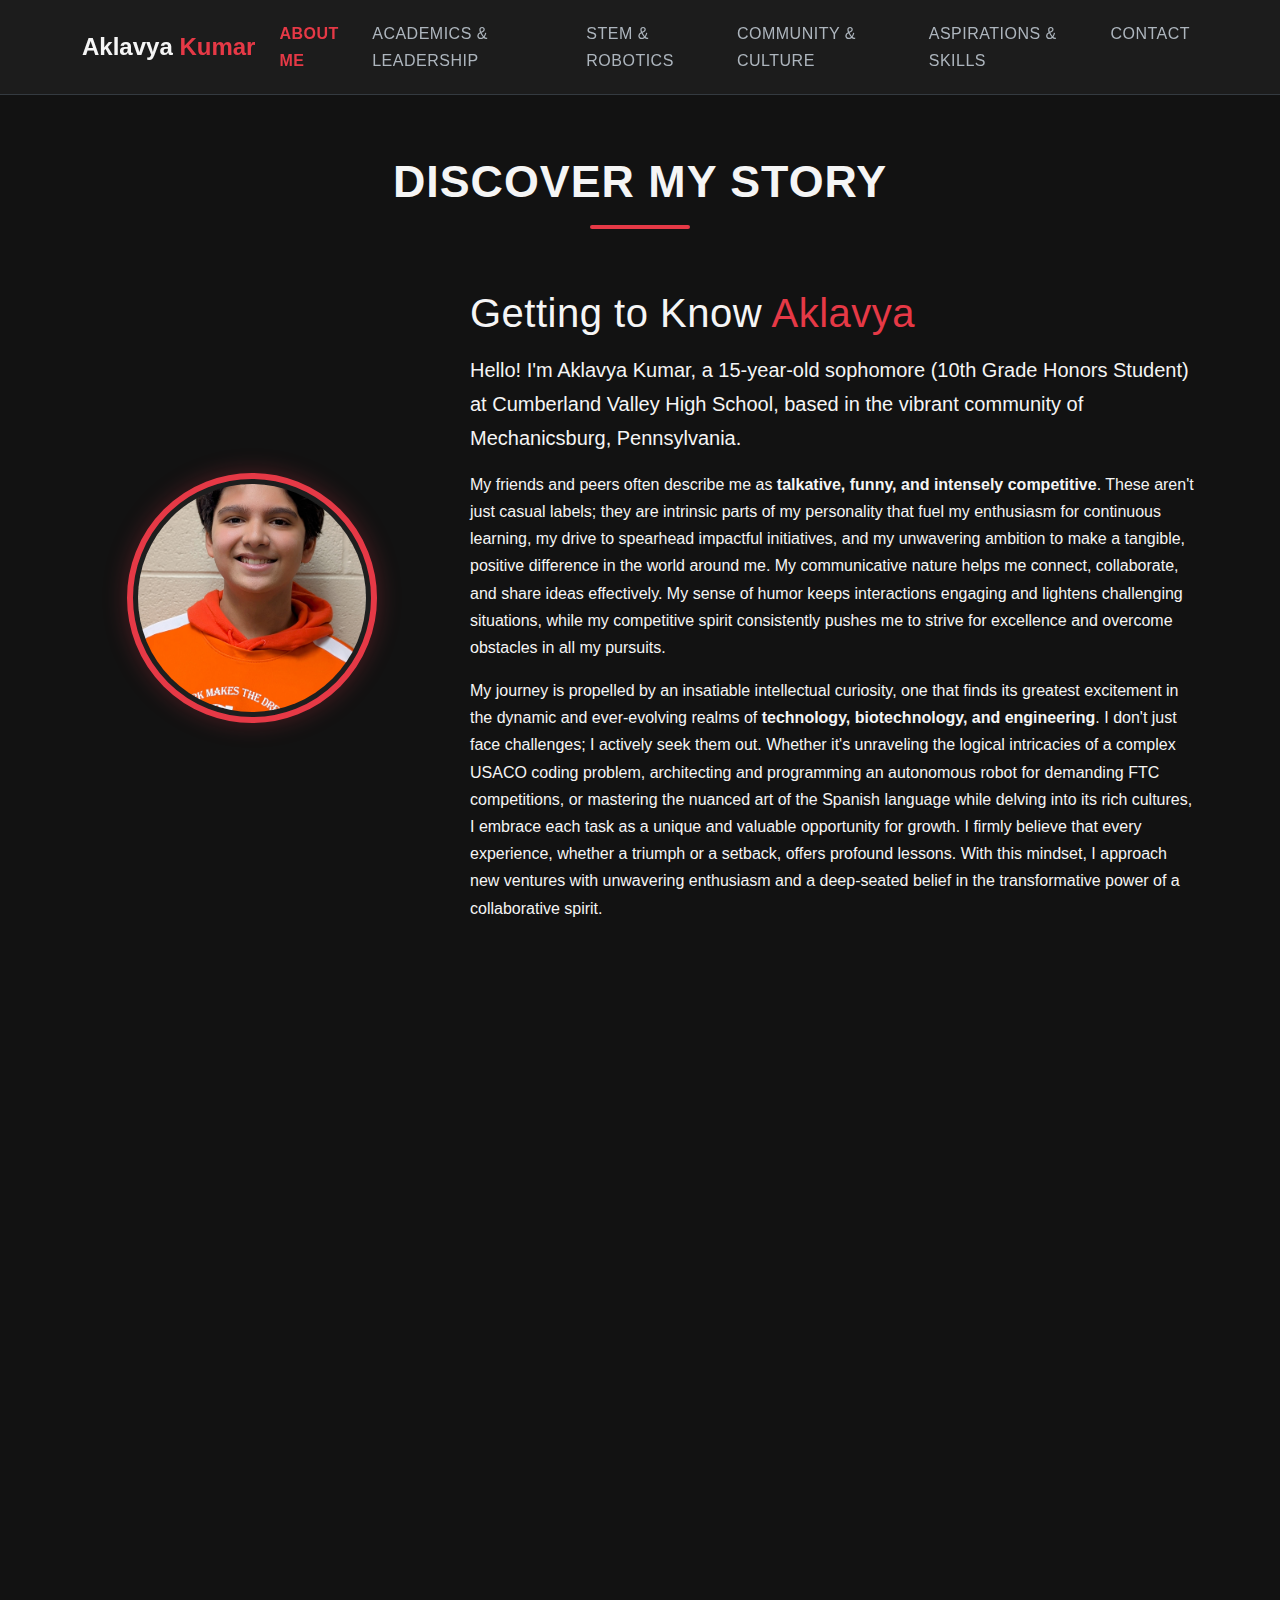
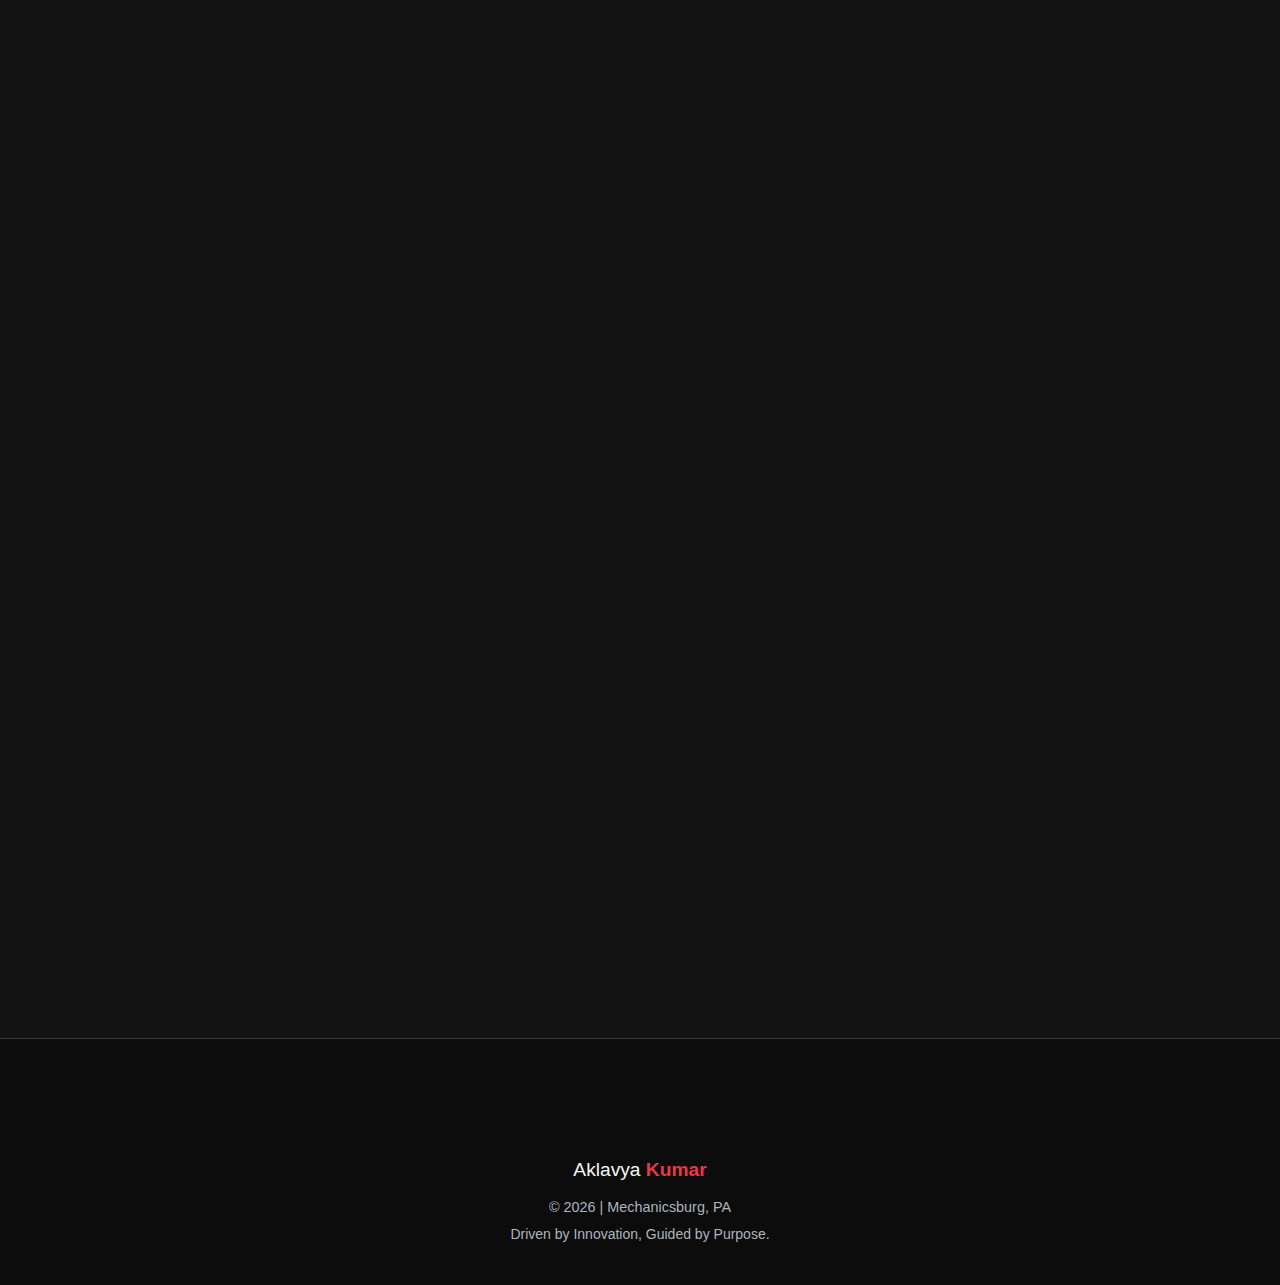
<file: about.html>
<!DOCTYPE html>
<html lang="en">
<head>
    <meta charset="UTF-8">
    <meta name="viewport" content="width=device-width, initial-scale=1.0">
    <meta name="description" content="Learn more about Aklavya Kumar: a 15-year-old sophomore from Mechanicsburg, PA, his story, personal interests, hobbies, and what drives him, presented in a dynamic black and red theme.">
    <title>About Aklavya Kumar | My Story & Passions</title>

    <link href="https://cdn.jsdelivr.net/npm/bootstrap@5.3.3/dist/css/bootstrap.min.css" rel="stylesheet" integrity="sha384-QWTKZyjpPEjISv5WaRU9OFeRpok6YctnYmDr5pNlyT2bRjXh0JMhjY6hW+ALEwIH" crossorigin="anonymous">
    <link rel="stylesheet" href="https://cdnjs.cloudflare.com/ajax/libs/font-awesome/6.5.2/css/all.min.css" integrity="sha512-SnH5WK+bZxgPHs44uWIX+LLJAJ9/2PkPKZ5QiAj6Ta86w+fsb2TkcmfRyVX3pBnMFcV7oQPJkl9QevSCWr3W6A==" crossorigin="anonymous" referrerpolicy="no-referrer" />
    <link rel="stylesheet" href="style.css">
    </head>
<body>

    <nav class="navbar navbar-expand-lg fixed-top">
        <div class="container">
            <a class="navbar-brand" href="index.html">
                Aklavya <strong>Kumar</strong>
            </a>
            <button class="navbar-toggler" type="button" data-bs-toggle="collapse" data-bs-target="#navbarNav" aria-controls="navbarNav" aria-expanded="false" aria-label="Toggle navigation">
                <span class="navbar-toggler-icon"></span>
            </button>
            <div class="collapse navbar-collapse" id="navbarNav">
                <ul class="navbar-nav ms-auto">
                    <li class="nav-item">
                        <a class="nav-link active" aria-current="page" href="about.html">About Me</a>
                    </li>
                    <li class="nav-item">
                        <a class="nav-link" href="academics.html">Academics & Leadership</a>
                    </li>
                    <li class="nav-item">
                        <a class="nav-link" href="stem.html">STEM & Robotics</a>
                    </li>
                    <li class="nav-item">
                        <a class="nav-link" href="community.html">Community & Culture</a>
                    </li>
                    <li class="nav-item">
                        <a class="nav-link" href="aspirations.html">Aspirations & Skills</a>
                    </li>
                    <li class="nav-item">
                        <a class="nav-link" href="contact.html">Contact</a>
                    </li>
                </ul>
            </div>
        </div>
    </nav>

    <section class="section-padding">
        <div class="container">
            <div class="text-center animate-on-scroll slide-in-up">
                 <h1 class="section-title">Discover My Story</h1>
            </div>
            <div class="row align-items-center g-5">
                <div class="col-lg-4 text-center animate-on-scroll slide-in-left" style="animation-delay: 0.2s;">
                    <div class="profile-img-container">
                        <img src="img/aklavya.jpg" alt="Aklavya Kumar - Profile Picture" class="img-fluid">
                    </div>
                </div>
                <div class="col-lg-8 animate-on-scroll slide-in-right" style="animation-delay: 0.4s;">
                    <h2 class="mb-3 display-6" style="color: var(--text-light-primary);">Getting to Know <span class="text-accent">Aklavya</span></h2>
                    <p class="lead text-light-secondary">Hello! I'm Aklavya Kumar, a 15-year-old sophomore (10th Grade Honors Student) at Cumberland Valley High School, based in the vibrant community of Mechanicsburg, Pennsylvania.</p>
                    <p>My friends and peers often describe me as <strong>talkative, funny, and intensely competitive</strong>. These aren't just casual labels; they are intrinsic parts of my personality that fuel my enthusiasm for continuous learning, my drive to spearhead impactful initiatives, and my unwavering ambition to make a tangible, positive difference in the world around me. My communicative nature helps me connect, collaborate, and share ideas effectively. My sense of humor keeps interactions engaging and lightens challenging situations, while my competitive spirit consistently pushes me to strive for excellence and overcome obstacles in all my pursuits.</p>
                    <p>My journey is propelled by an insatiable intellectual curiosity, one that finds its greatest excitement in the dynamic and ever-evolving realms of <strong>technology, biotechnology, and engineering</strong>. I don't just face challenges; I actively seek them out. Whether it's unraveling the logical intricacies of a complex USACO coding problem, architecting and programming an autonomous robot for demanding FTC competitions, or mastering the nuanced art of the Spanish language while delving into its rich cultures, I embrace each task as a unique and valuable opportunity for growth. I firmly believe that every experience, whether a triumph or a setback, offers profound lessons. With this mindset, I approach new ventures with unwavering enthusiasm and a deep-seated belief in the transformative power of a collaborative spirit.</p>
                </div>
            </div>
        </div>
    </section>

    <section class="section-padding bg-dark-secondary">
        <div class="container">
            <h2 class="section-title animate-on-scroll slide-in-up">Passions & Hobbies</h2>
            <p class="text-center lead mb-5 text-light-secondary animate-on-scroll slide-in-up" style="animation-delay: 0.1s;">Beyond the classroom and the lab, I cultivate a range of interests that enrich my perspective, fuel my creativity, and provide essential balance to my focused pursuits.</p>
            <div class="row g-4 row-cards">
                <div class="col-md-6 col-lg-4 d-flex align-items-stretch animate-on-scroll zoom-in" style="animation-delay: 0.2s;">
                    <div class="custom-card p-3">
                        <div class="card-body text-center">
                            <i class="fas fa-laptop-code fa-3x mb-3 text-accent"></i>
                            <h4 class="card-title">Competitive Coding</h4>
                            <p class="card-text">Actively participating in USACO contests, I relish the intellectual stimulation of algorithmic problem-solving, optimizing code for efficiency, and competing with talented peers nationwide.</p>
                        </div>
                    </div>
                </div>
                <div class="col-md-6 col-lg-4 d-flex align-items-stretch animate-on-scroll zoom-in" style="animation-delay: 0.3s;">
                    <div class="custom-card p-3">
                        <div class="card-body text-center">
                            <i class="fas fa-cogs fa-3x mb-3 text-accent"></i>
                            <h4 class="card-title">Robotics Design</h4>
                            <p class="card-text">Constantly envisioning new robot mechanisms and programming strategies for FTC. I embrace the entire engineering design process, from initial concept and prototyping to execution and iterative refinement.</p>
                        </div>
                    </div>
                </div>
                <div class="col-md-6 col-lg-4 d-flex align-items-stretch animate-on-scroll zoom-in" style="animation-delay: 0.4s;">
                    <div class="custom-card p-3">
                        <div class="card-body text-center">
                            <i class="fas fa-microchip fa-3x mb-3 text-accent"></i>
                            <h4 class="card-title">System Automation</h4>
                            <p class="card-text">Fascinated by creating efficiencies through automated apps and systems. I find great satisfaction in streamlining processes and making technology work smarter to solve complex tasks.</p>
                        </div>
                    </div>
                </div>
                <div class="col-md-6 col-lg-4 d-flex align-items-stretch animate-on-scroll zoom-in" style="animation-delay: 0.5s;">
                    <div class="custom-card p-3">
                        <div class="card-body text-center">
                            <i class="fas fa-language fa-3x mb-3 text-accent"></i>
                            <h4 class="card-title">Languages & Cultures</h4>
                            <p class="card-text">Progressing in Honors Spanish IV with a goal of deep cultural appreciation. My role with the Association of Bengalis in Harrisburg Area (ABHA) allows me to connect with my heritage and support community programs.</p>
                        </div>
                    </div>
                </div>
                <div class="col-md-6 col-lg-4 d-flex align-items-stretch animate-on-scroll zoom-in" style="animation-delay: 0.6s;">
                    <div class="custom-card p-3">
                        <div class="card-body text-center">
                            <i class="fas fa-plane-departure fa-3x mb-3 text-accent"></i>
                            <h4 class="card-title">Travel & Exploration</h4>
                            <p class="card-text">Eager to explore diverse cultures and global perspectives. I believe each journey offers invaluable lessons that contribute to personal and intellectual growth, broadening my understanding of our interconnected world.</p>
                        </div>
                    </div>
                </div>
                 <div class="col-md-6 col-lg-4 d-flex align-items-stretch animate-on-scroll zoom-in" style="animation-delay: 0.7s;">
                    <div class="custom-card p-3">
                        <div class="card-body text-center">
                            <i class="fas fa-book-reader fa-3x mb-3 text-accent"></i>
                            <h4 class="card-title">Continuous Learning</h4>
                            <p class="card-text">Beyond formal education, I am an avid reader and self-learner, constantly seeking new knowledge in emerging technologies, history, and science. Learning is a lifelong adventure I embrace wholeheartedly.</p>
                        </div>
                    </div>
                </div>
            </div>
        </div>
    </section>

    <section class="section-padding">
        <div class="container">
            <h2 class="section-title animate-on-scroll slide-in-up">Driven by Impact</h2>
            <div class="row justify-content-center">
                <div class="col-lg-9 text-center animate-on-scroll slide-in-up" style="animation-delay: 0.2s;">
                    <i class="fas fa-bullseye fa-4x text-accent mb-4"></i>
                    <p class="lead text-light-secondary">
                        At my core, I am motivated by the profound potential to create innovative solutions that not only address complex problems but also tangibly improve lives and expand opportunities for others globally.
                    </p>
                    <p class="mt-4">
                        Whether this manifests through pioneering technological advancements in engineering, dedicated community service that uplifts those around me, or fostering global connections through collaborative STEM projects, my overarching aim is to contribute positively and meaningfully to the world. My diverse experiences have instilled in me the enduring values of <strong>perseverance against all odds, the exponential power of effective teamwork, and the non-negotiable importance of a continuous and passionate pursuit of knowledge and growth</strong>. I am genuinely excited by the challenges that lie ahead and the privilege to contribute to a better future.
                    </p>
                </div>
            </div>
        </div>
    </section>


    <footer class="text-center">
        <div class="container">
            <div class="social-icons mb-3">
                <a href="https://www.instagram.com/aklavyakumr/" target="_blank" rel="noopener noreferrer" aria-label="Aklavya Kumar's Instagram Profile"><i class="fab fa-instagram"></i></a>
                <a href="https://www.linkedin.com/in/aklavya-kumar-a2a4a4342/" target="_blank" rel="noopener noreferrer" aria-label="Aklavya Kumar's LinkedIn Profile"><i class="fab fa-linkedin-in"></i></a>
            </div>
            <p class="footer-brand mb-2">Aklavya <strong>Kumar</strong></p>
            <p class="mb-1">&copy; <script>document.write(new Date().getFullYear())</script> | Mechanicsburg, PA</p>
            <p class="text-light-secondary small">Driven by Innovation, Guided by Purpose.</p>
        </div>
    </footer>

    <script src="https://cdn.jsdelivr.net/npm/bootstrap@5.3.3/dist/js/bootstrap.bundle.min.js" integrity="sha384-YvpcrYf0tY3lHB60NNkmXc5s9fDVZLESaAA55NDzOxhy9GkcIdslK1eN7N6jIeHz" crossorigin="anonymous"></script>
    
    <script>
        document.addEventListener("DOMContentLoaded", function() {
            const animatedElements = document.querySelectorAll('.animate-on-scroll');
            if ("IntersectionObserver" in window) {
                const observer = new IntersectionObserver((entries) => {
                    entries.forEach(entry => {
                        if (entry.isIntersecting) {
                            entry.target.classList.add('is-visible');
                            // observer.unobserve(entry.target); // Optional: Stop observing once animated
                        }
                    });
                }, { threshold: 0.1 });

                animatedElements.forEach(el => {
                    observer.observe(el);
                });
            } else {
                // Fallback for older browsers
                animatedElements.forEach(el => {
                    el.classList.add('is-visible');
                });
            }
        });
    </script>
</body>
</html>
</file>
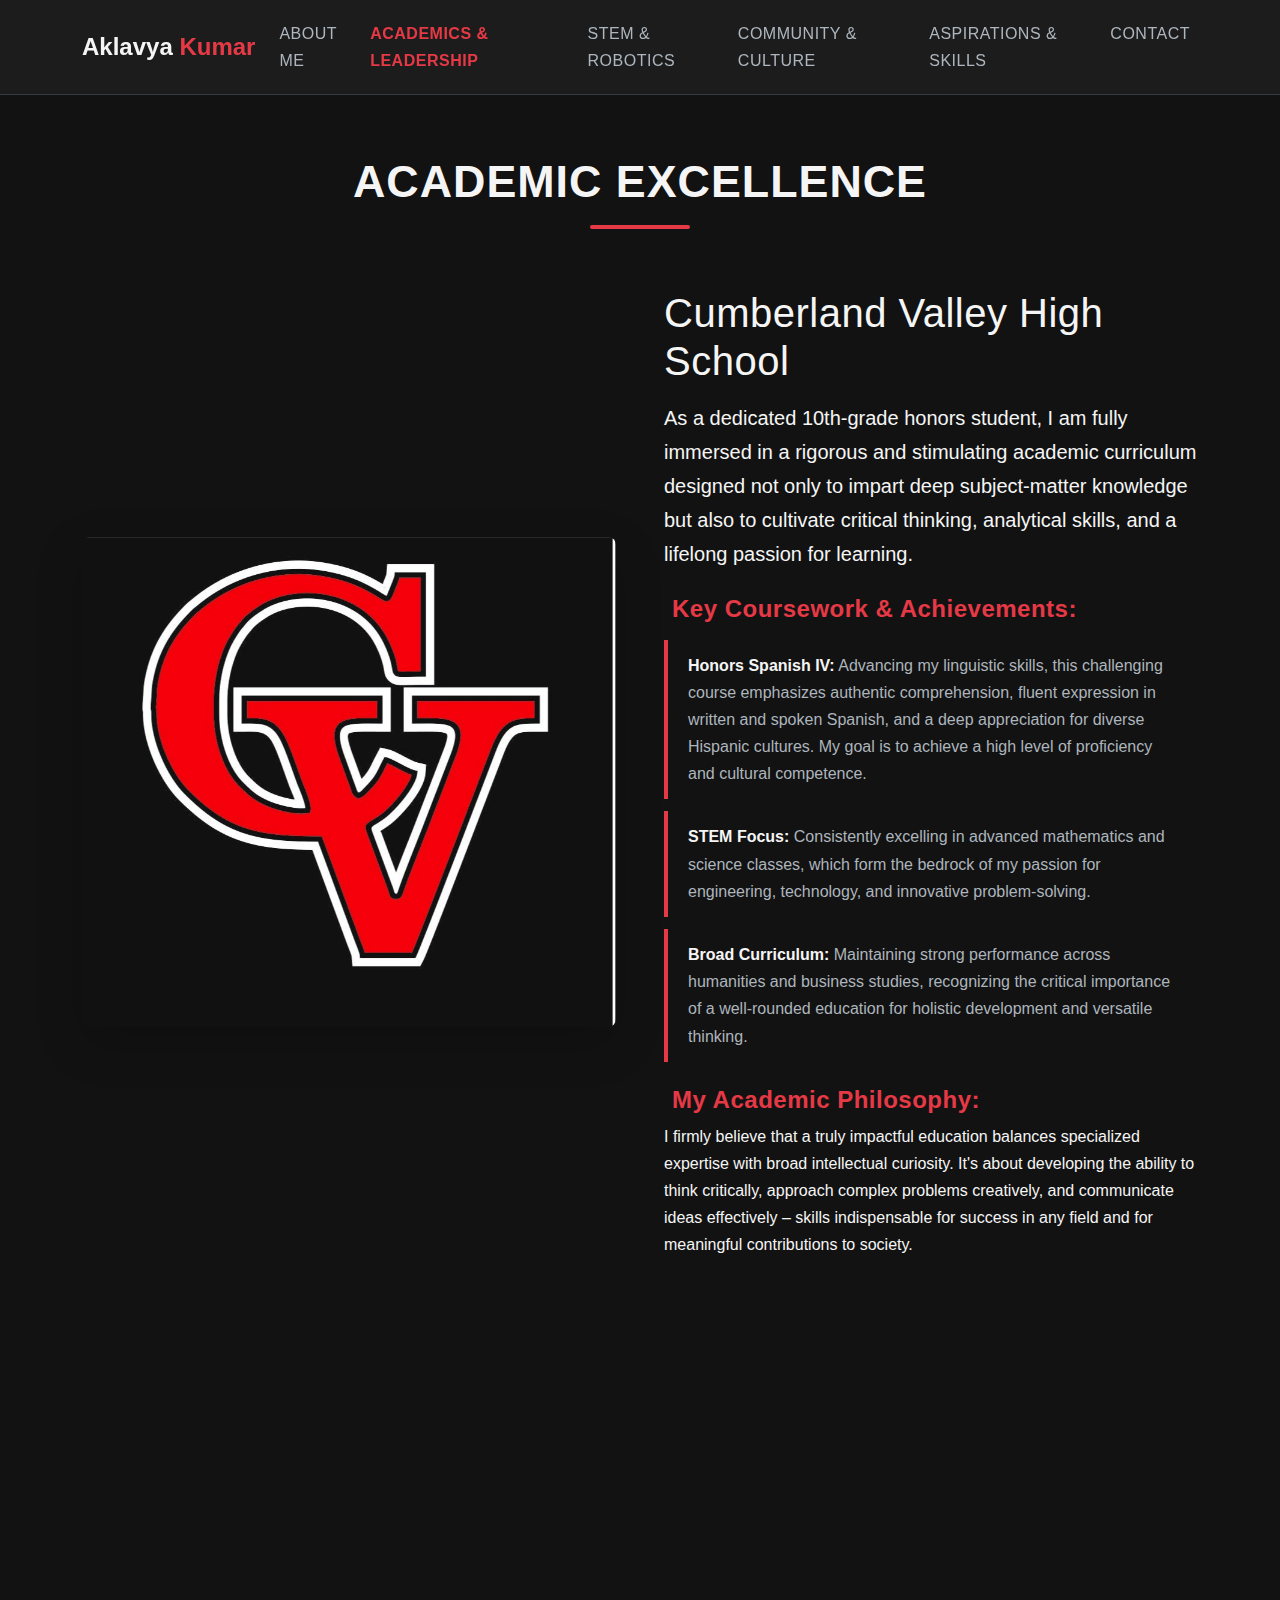
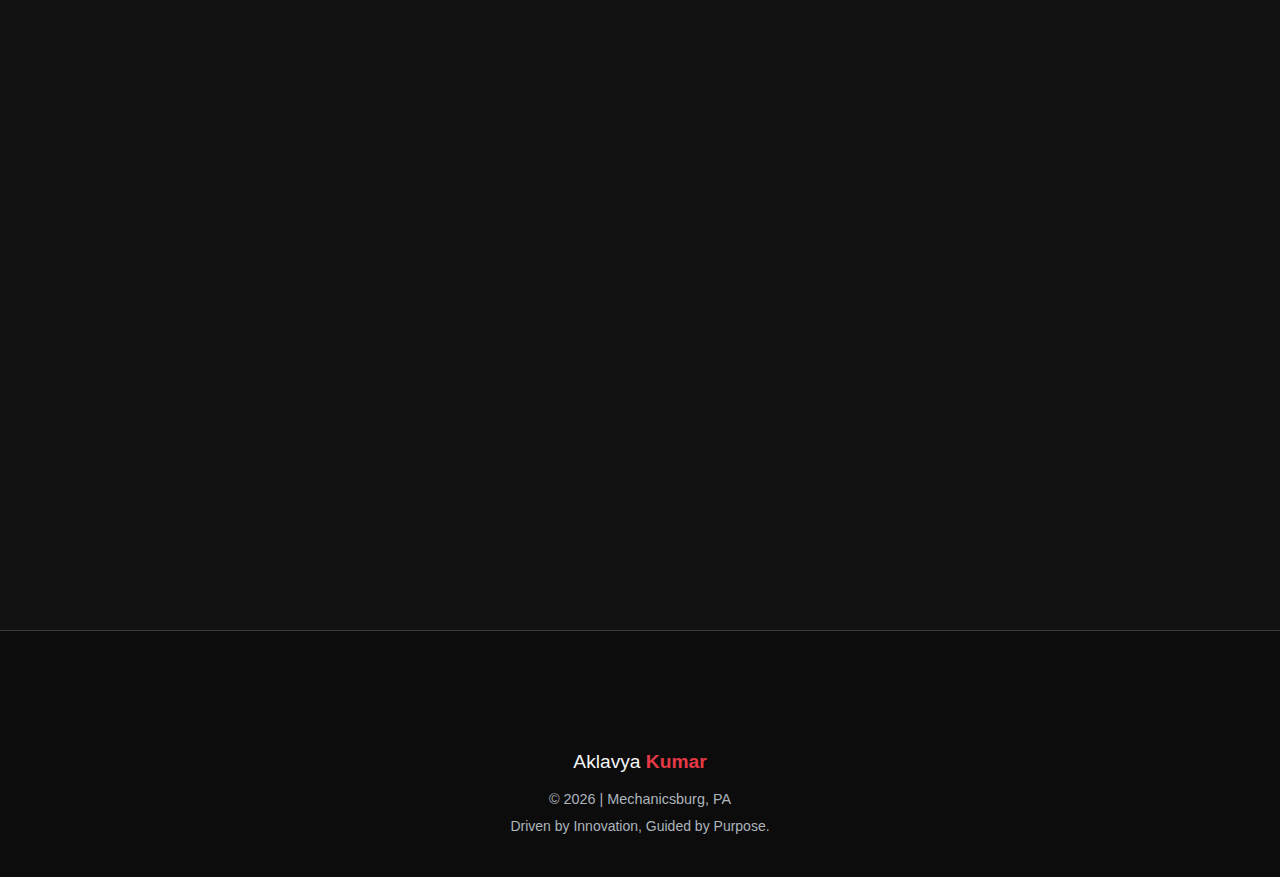
<file: academics.html>
<!DOCTYPE html>
<html lang="en">
<head>
    <meta charset="UTF-8">
    <meta name="viewport" content="width=device-width, initial-scale=1.0">
    <meta name="description" content="Aklavya Kumar's academic achievements at Cumberland Valley High School (Honors Spanish IV) and leadership roles in Coding Club, FBLA, DECA, and Science Olympiad, presented in a striking black and red theme.">
    <title>Aklavya Kumar | Academics & Leadership</title>

    <link href="https://cdn.jsdelivr.net/npm/bootstrap@5.3.3/dist/css/bootstrap.min.css" rel="stylesheet" integrity="sha384-QWTKZyjpPEjISv5WaRU9OFeRpok6YctnYmDr5pNlyT2bRjXh0JMhjY6hW+ALEwIH" crossorigin="anonymous">
    <link rel="stylesheet" href="https://cdnjs.cloudflare.com/ajax/libs/font-awesome/6.5.2/css/all.min.css" integrity="sha512-SnH5WK+bZxgPHs44uWIX+LLJAJ9/2PkPKZ5QiAj6Ta86w+fsb2TkcmfRyVX3pBnMFcV7oQPJkl9QevSCWr3W6A==" crossorigin="anonymous" referrerpolicy="no-referrer" />
    <link rel="stylesheet" href="style.css">
    </head>
<body>

    <nav class="navbar navbar-expand-lg fixed-top">
        <div class="container">
            <a class="navbar-brand" href="index.html">
                Aklavya <strong>Kumar</strong>
            </a>
            <button class="navbar-toggler" type="button" data-bs-toggle="collapse" data-bs-target="#navbarNav" aria-controls="navbarNav" aria-expanded="false" aria-label="Toggle navigation">
                <span class="navbar-toggler-icon"></span>
            </button>
            <div class="collapse navbar-collapse" id="navbarNav">
                <ul class="navbar-nav ms-auto">
                    <li class="nav-item">
                        <a class="nav-link" href="about.html">About Me</a>
                    </li>
                    <li class="nav-item">
                        <a class="nav-link active" aria-current="page" href="academics.html">Academics & Leadership</a>
                    </li>
                    <li class="nav-item">
                        <a class="nav-link" href="stem.html">STEM & Robotics</a>
                    </li>
                    <li class="nav-item">
                        <a class="nav-link" href="community.html">Community & Culture</a>
                    </li>
                    <li class="nav-item">
                        <a class="nav-link" href="aspirations.html">Aspirations & Skills</a>
                    </li>
                    <li class="nav-item">
                        <a class="nav-link" href="contact.html">Contact</a>
                    </li>
                </ul>
            </div>
        </div>
    </nav>

    <section class="section-padding">
        <div class="container">
            <div class="text-center animate-on-scroll slide-in-up">
                <h1 class="section-title">Academic Excellence</h1>
            </div>
            <div class="row align-items-center g-lg-5">
                <div class="col-lg-6 animate-on-scroll slide-in-left" style="animation-delay: 0.2s;">
                    <img src="img/cv.jpeg" alt="Cumberland Valley High School Academics" class="img-fluid rounded-3 shadow-lg mb-4 mb-lg-0" style="border: 2px solid var(--border-dark);">
                </div>
                <div class="col-lg-6 animate-on-scroll slide-in-right" style="animation-delay: 0.4s;">
                    <h2 class="mb-3 display-6">Cumberland Valley High School</h2>
                    <p class="lead text-light-secondary">As a dedicated <strong>10th-grade honors student</strong>, I am fully immersed in a rigorous and stimulating academic curriculum designed not only to impart deep subject-matter knowledge but also to cultivate critical thinking, analytical skills, and a lifelong passion for learning.</p>
                    
                    <h4 class="mt-4 mb-3 text-accent"><i class="fas fa-star me-2"></i>Key Coursework & Achievements:</h4>
                    <ul class="list-unstyled details-list">
                        <li class="list-group-item"><strong>Honors Spanish IV:</strong> Advancing my linguistic skills, this challenging course emphasizes authentic comprehension, fluent expression in written and spoken Spanish, and a deep appreciation for diverse Hispanic cultures. My goal is to achieve a high level of proficiency and cultural competence.</li>
                        <li class="list-group-item"><strong>STEM Focus:</strong> Consistently excelling in advanced mathematics and science classes, which form the bedrock of my passion for engineering, technology, and innovative problem-solving.</li>
                        <li class="list-group-item"><strong>Broad Curriculum:</strong> Maintaining strong performance across humanities and business studies, recognizing the critical importance of a well-rounded education for holistic development and versatile thinking.</li>
                    </ul>
                    <h4 class="mt-4 mb-2 text-accent"><i class="fas fa-lightbulb me-2"></i>My Academic Philosophy:</h4>
                    <p class="text-light-secondary">I firmly believe that a truly impactful education balances specialized expertise with broad intellectual curiosity. It's about developing the ability to think critically, approach complex problems creatively, and communicate ideas effectively – skills indispensable for success in any field and for meaningful contributions to society.</p>
                </div>
            </div>
        </div>
    </section>

    <section class="section-padding bg-dark-secondary">
        <div class="container">
            <h2 class="section-title animate-on-scroll slide-in-up">Leadership in Action</h2>
            <p class="text-center lead mb-5 text-light-secondary animate-on-scroll slide-in-up" style="animation-delay: 0.1s;">I am a strong believer in proactive leadership and actively seek opportunities to contribute meaningfully to my school and broader community, fostering collaboration and making a positive impact.</p>
            
            <div class="row g-4 row-cards">
                <div class="col-md-6 col-lg-6 d-flex align-items-stretch animate-on-scroll zoom-in" style="animation-delay: 0.2s;">
                    <div class="custom-card">
                        <div class="card-img-top-wrapper">
                           <img src="img/cvcoding.png" class="card-img-top" alt="CVHS Coding Club">
                        </div>
                        <div class="card-body">
                            <h3 class="card-title"><i class="fas fa-terminal me-2"></i>President, CVHS Coding Club</h3>
                            <p class="card-text">Spearheading initiatives to build a vibrant, inclusive community of student coders. I organize and lead engaging workshops (covering Python, web development basics, and more), arrange insightful guest speaker events with tech industry professionals, and facilitate collaborative coding projects, empowering peers with valuable programming skills.</p>
                        </div>
                    </div>
                </div>

                <div class="col-md-6 col-lg-6 d-flex align-items-stretch animate-on-scroll zoom-in" style="animation-delay: 0.3s;">
                    <div class="custom-card">
                        <div class="card-img-top-wrapper">
                           <img src="img/fbla.png" class="card-img-top" alt="FBLA and DECA">
                        </div>
                        <div class="card-body">
                            <h3 class="card-title"><i class="fas fa-briefcase me-2"></i>FBLA & DECA Competitor</h3>
                            <p class="card-text">As an active member of Future Business Leaders of America (FBLA), I've represented CVHS at the <strong>Pennsylvania State Leadership Conference</strong>. My engagement with DECA, preparing emerging leaders in marketing and finance, led to qualifying for and competing in the <strong>Pennsylvania DECA State Career Development Conference</strong>, honing my business acumen and presentation skills.</p>
                        </div>
                    </div>
                </div>

            </div>
        </div>
    </section>


    <footer class="text-center">
        <div class="container">
            <div class="social-icons mb-3">
                <a href="https://www.instagram.com/aklavyakumr/" target="_blank" rel="noopener noreferrer" aria-label="Aklavya Kumar's Instagram Profile"><i class="fab fa-instagram"></i></a>
                <a href="https://www.linkedin.com/in/aklavya-kumar-a2a4a4342/" target="_blank" rel="noopener noreferrer" aria-label="Aklavya Kumar's LinkedIn Profile"><i class="fab fa-linkedin-in"></i></a>
            </div>
            <p class="footer-brand mb-2">Aklavya <strong>Kumar</strong></p>
            <p class="mb-1">&copy; <script>document.write(new Date().getFullYear())</script> | Mechanicsburg, PA</p>
            <p class="text-light-secondary small">Driven by Innovation, Guided by Purpose.</p>
        </div>
    </footer>

    <script src="https://cdn.jsdelivr.net/npm/bootstrap@5.3.3/dist/js/bootstrap.bundle.min.js" integrity="sha384-YvpcrYf0tY3lHB60NNkmXc5s9fDVZLESaAA55NDzOxhy9GkcIdslK1eN7N6jIeHz" crossorigin="anonymous"></script>
    
    <script>
        document.addEventListener("DOMContentLoaded", function() {
            const animatedElements = document.querySelectorAll('.animate-on-scroll');
            if ("IntersectionObserver" in window) {
                const observer = new IntersectionObserver((entries) => {
                    entries.forEach(entry => {
                        if (entry.isIntersecting) {
                            entry.target.classList.add('is-visible');
                            // observer.unobserve(entry.target); // Optional
                        }
                    });
                }, { threshold: 0.1 });

                animatedElements.forEach(el => {
                    observer.observe(el);
                });
            } else {
                animatedElements.forEach(el => {
                    el.classList.add('is-visible');
                });
            }
        });
    </script>
</body>
</html>
</file>
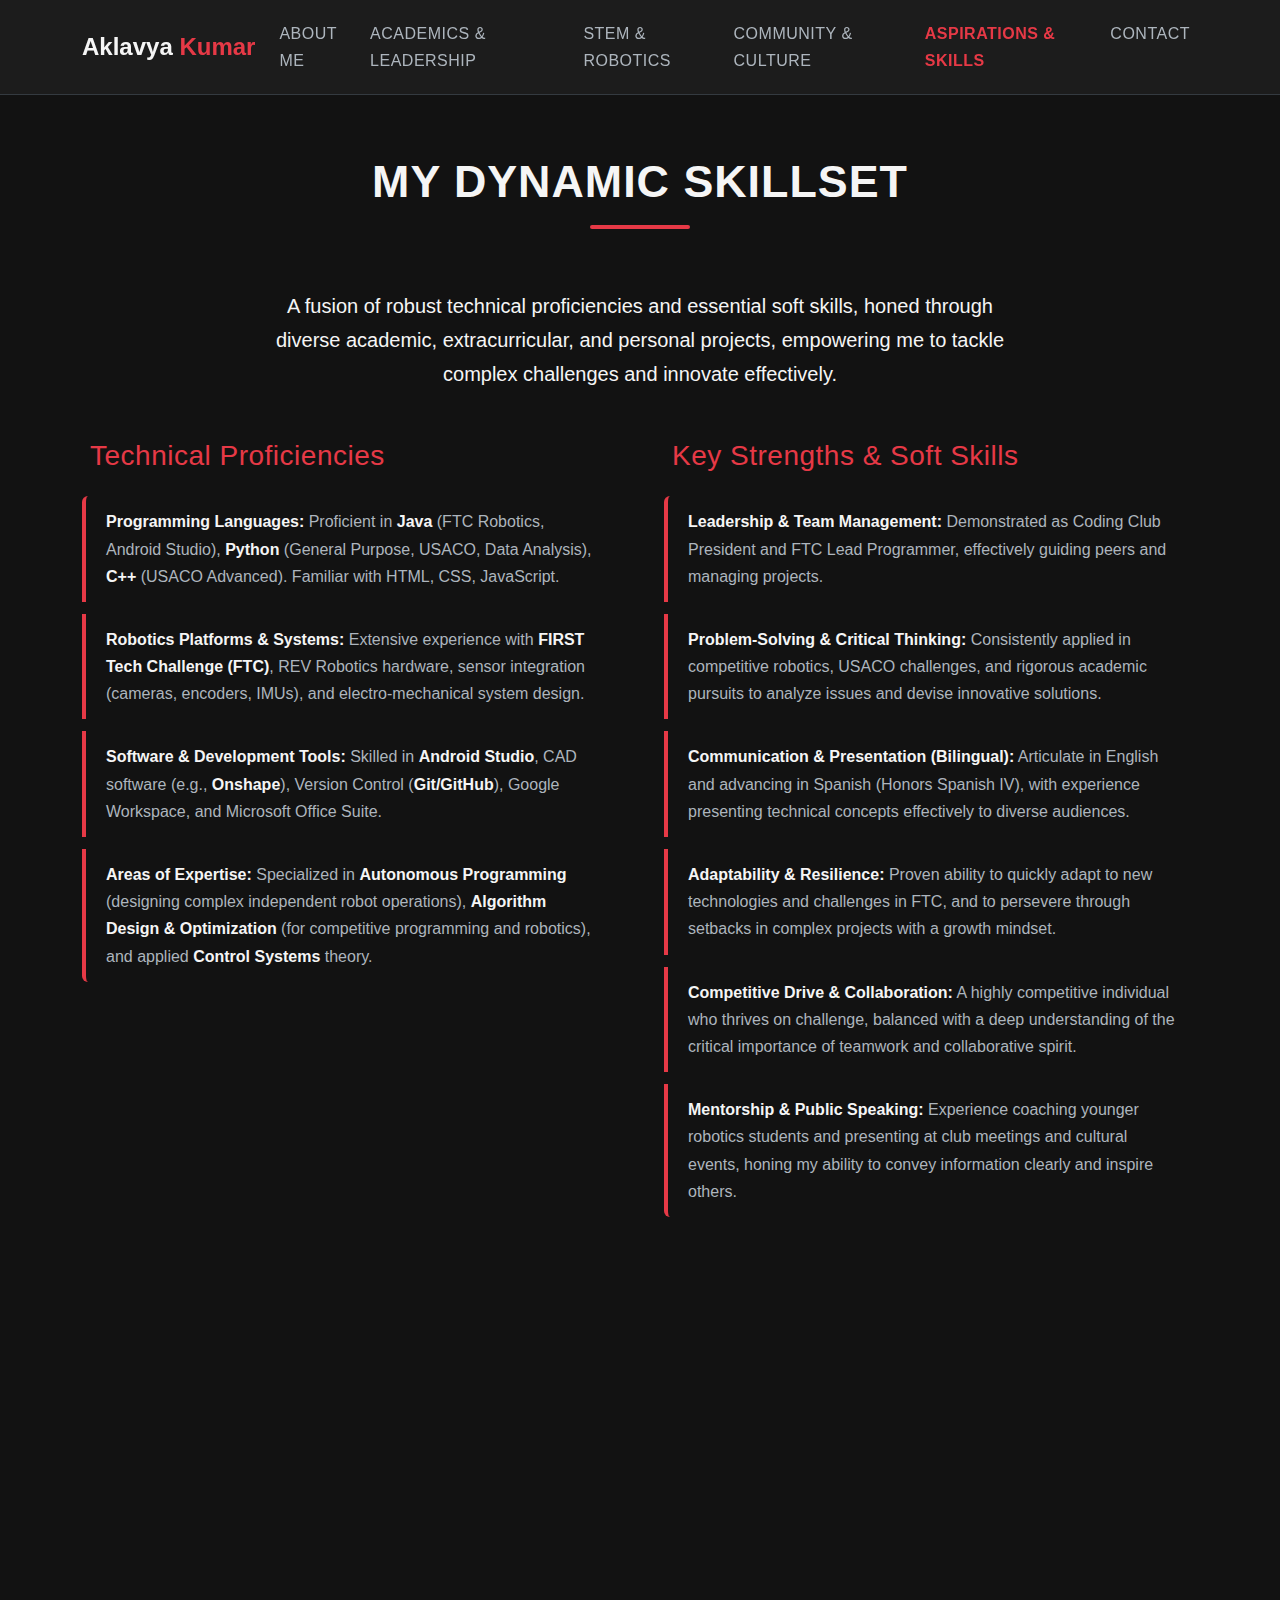
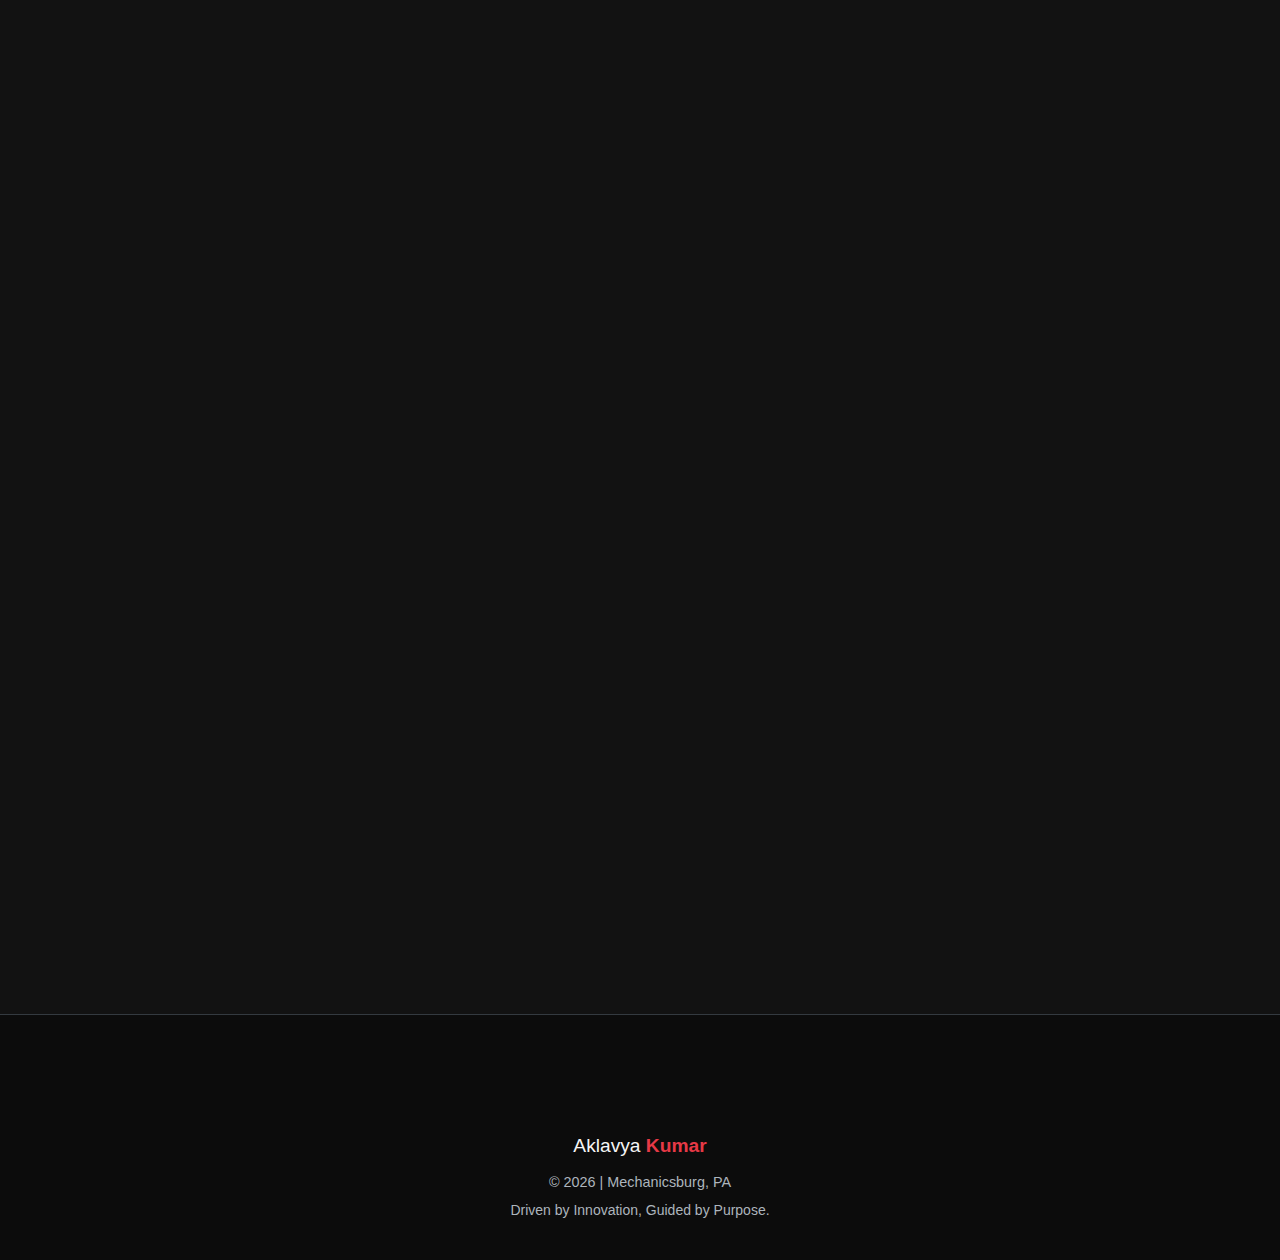
<file: aspirations.html>
<!DOCTYPE html>
<html lang="en">
<head>
    <meta charset="UTF-8">
    <meta name="viewport" content="width=device-width, initial-scale=1.0">
    <meta name="description" content="Aklavya Kumar's comprehensive skillset (technical and soft skills) and his ambitious future aspirations in aerospace engineering (NASA) or biotechnology innovation, presented in a striking black and red themed portfolio.">
    <title>Aklavya Kumar | Skills & Future Aspirations</title>

    <link href="https://cdn.jsdelivr.net/npm/bootstrap@5.3.3/dist/css/bootstrap.min.css" rel="stylesheet" integrity="sha384-QWTKZyjpPEjISv5WaRU9OFeRpok6YctnYmDr5pNlyT2bRjXh0JMhjY6hW+ALEwIH" crossorigin="anonymous">
    <link rel="stylesheet" href="https://cdnjs.cloudflare.com/ajax/libs/font-awesome/6.5.2/css/all.min.css" integrity="sha512-SnH5WK+bZxgPHs44uWIX+LLJAJ9/2PkPKZ5QiAj6Ta86w+fsb2TkcmfRyVX3pBnMFcV7oQPJkl9QevSCWr3W6A==" crossorigin="anonymous" referrerpolicy="no-referrer" />
    <link rel="stylesheet" href="style.css">
    </head>
<body>

    <nav class="navbar navbar-expand-lg fixed-top">
        <div class="container">
            <a class="navbar-brand" href="index.html">
                Aklavya <strong>Kumar</strong>
            </a>
            <button class="navbar-toggler" type="button" data-bs-toggle="collapse" data-bs-target="#navbarNav" aria-controls="navbarNav" aria-expanded="false" aria-label="Toggle navigation">
                <span class="navbar-toggler-icon"></span>
            </button>
            <div class="collapse navbar-collapse" id="navbarNav">
                <ul class="navbar-nav ms-auto">
                    <li class="nav-item">
                        <a class="nav-link" href="about.html">About Me</a>
                    </li>
                    <li class="nav-item">
                        <a class="nav-link" href="academics.html">Academics & Leadership</a>
                    </li>
                    <li class="nav-item">
                        <a class="nav-link" href="stem.html">STEM & Robotics</a>
                    </li>
                    <li class="nav-item">
                        <a class="nav-link" href="community.html">Community & Culture</a>
                    </li>
                    <li class="nav-item">
                        <a class="nav-link active" aria-current="page" href="aspirations.html">Aspirations & Skills</a>
                    </li>
                    <li class="nav-item">
                        <a class="nav-link" href="contact.html">Contact</a>
                    </li>
                </ul>
            </div>
        </div>
    </nav>

    <section class="section-padding">
        <div class="container">
            <div class="text-center animate-on-scroll slide-in-up">
                <h1 class="section-title">My Dynamic Skillset</h1>
                <p class="lead text-light-secondary col-lg-8 mx-auto mb-5">A fusion of robust technical proficiencies and essential soft skills, honed through diverse academic, extracurricular, and personal projects, empowering me to tackle complex challenges and innovate effectively.</p>
            </div>

            <div class="row g-5">
                <div class="col-lg-6 animate-on-scroll slide-in-left" style="animation-delay: 0.2s;">
                    <h2 class="h3 mb-4 text-accent"><i class="fas fa-code me-2"></i>Technical Proficiencies</h2>
                    <ul class="list-group details-list">
                        <li class="list-group-item"><strong>Programming Languages:</strong> Proficient in <strong>Java</strong> (FTC Robotics, Android Studio), <strong>Python</strong> (General Purpose, USACO, Data Analysis), <strong>C++</strong> (USACO Advanced). Familiar with HTML, CSS, JavaScript.</li>
                        <li class="list-group-item"><strong>Robotics Platforms & Systems:</strong> Extensive experience with <strong>FIRST Tech Challenge (FTC)</strong>, REV Robotics hardware, sensor integration (cameras, encoders, IMUs), and electro-mechanical system design.</li>
                        <li class="list-group-item"><strong>Software & Development Tools:</strong> Skilled in <strong>Android Studio</strong>, CAD software (e.g., <strong>Onshape</strong>), Version Control (<strong>Git/GitHub</strong>), Google Workspace, and Microsoft Office Suite.</li>
                        <li class="list-group-item"><strong>Areas of Expertise:</strong> Specialized in <strong>Autonomous Programming</strong> (designing complex independent robot operations), <strong>Algorithm Design & Optimization</strong> (for competitive programming and robotics), and applied <strong>Control Systems</strong> theory.</li>
                    </ul>
                </div>
                <div class="col-lg-6 animate-on-scroll slide-in-right" style="animation-delay: 0.4s;">
                    <h2 class="h3 mb-4 text-accent"><i class="fas fa-users-cog me-2"></i>Key Strengths & Soft Skills</h2>
                    <ul class="list-group details-list">
                        <li class="list-group-item"><strong>Leadership & Team Management:</strong> Demonstrated as Coding Club President and FTC Lead Programmer, effectively guiding peers and managing projects.</li>
                        <li class="list-group-item"><strong>Problem-Solving & Critical Thinking:</strong> Consistently applied in competitive robotics, USACO challenges, and rigorous academic pursuits to analyze issues and devise innovative solutions.</li>
                        <li class="list-group-item"><strong>Communication & Presentation (Bilingual):</strong> Articulate in English and advancing in Spanish (Honors Spanish IV), with experience presenting technical concepts effectively to diverse audiences.</li>
                        <li class="list-group-item"><strong>Adaptability & Resilience:</strong> Proven ability to quickly adapt to new technologies and challenges in FTC, and to persevere through setbacks in complex projects with a growth mindset.</li>
                        <li class="list-group-item"><strong>Competitive Drive & Collaboration:</strong> A highly competitive individual who thrives on challenge, balanced with a deep understanding of the critical importance of teamwork and collaborative spirit.</li>
                        <li class="list-group-item"><strong>Mentorship & Public Speaking:</strong> Experience coaching younger robotics students and presenting at club meetings and cultural events, honing my ability to convey information clearly and inspire others.</li>
                    </ul>
                </div>
            </div>
        </div>
    </section>

    <section class="section-padding bg-dark-secondary">
        <div class="container">
            <h2 class="section-title animate-on-scroll slide-in-up">Vision for the Future</h2>
            <p class="text-center lead mb-5 text-light-secondary col-lg-8 mx-auto animate-on-scroll slide-in-up" style="animation-delay: 0.1s;">My ambitions are firmly rooted at the dynamic intersection of cutting-edge technology and impactful, real-world applications. I am driven to contribute to fields that promise to reshape our future for the better.</p>

            <div class="row g-4 justify-content-center">
                <div class="col-md-6 col-lg-5 d-flex align-items-stretch animate-on-scroll zoom-in" style="animation-delay: 0.2s;">
                    <div class="custom-card">
                        <div class="card-img-top-wrapper">
                           <img src="img/nasa.webp" class="card-img-top" alt="Aerospace Engineering Aspirations">
                        </div>
                        <div class="card-body">
                            <h3 class="card-title"><i class="fas fa-space-shuttle me-2"></i>Aerospace Engineering</h3>
                            <p class="card-text">I dream of contributing to groundbreaking advancements in aerospace, potentially with organizations like <strong>NASA</strong>. The allure of tackling the immense challenges of space exploration, advancing aeronautical innovation, and developing technologies that expand our understanding of the universe is a powerful motivator.</p>
                        </div>
                    </div>
                </div>

                <div class="col-md-6 col-lg-5 d-flex align-items-stretch animate-on-scroll zoom-in" style="animation-delay: 0.3s;">
                    <div class="custom-card">
                        <div class="card-img-top-wrapper">
                           <img src="img/biotech.jpg" class="card-img-top" alt="Biotechnology Innovation Aspirations">
                        </div>
                        <div class="card-body">
                            <h3 class="card-title"><i class="fas fa-dna me-2"></i>Biotechnology Innovation</h3>
                            <p class="card-text">I am deeply fascinated by the revolutionary potential of biotechnology to address critical global issues in health, agriculture, and environmental sustainability. Pioneering innovations in areas like genetic engineering, pharmaceutical development, or bio-inspired design is an equally compelling path for my future.</p>
                        </div>
                    </div>
                </div>
            </div>

            <div class="row justify-content-center mt-5">
                <div class="col-lg-8 text-center animate-on-scroll slide-in-up" style="animation-delay: 0.4s;">
                    <h3 class="h4 mb-3 text-accent"><i class="fas fa-graduation-cap me-2"></i>Commitment to Lifelong Learning</h3>
                    <p class="text-light-secondary">I am unequivocally committed to a journey of lifelong learning and continuous growth. My immediate plans involve pursuing higher education in a specialized field of engineering (such as aerospace, software, or biomedical). I intend to actively seek advanced research opportunities, immerse myself in emerging technologies, and consistently hone my technical and leadership skills.</p>
                    <h3 class="h4 mt-4 mb-3 text-accent"><i class="fas fa-globe me-2"></i>Striving for Global Impact</h3>
                    <p class="text-light-secondary">My experiences with FIRST Global have profoundly solidified my desire to contribute to solutions that transcend geographical boundaries and yield a positive worldwide impact. I aspire to leverage my skills and knowledge to foster international collaboration and address challenges that affect humanity on a global scale, embodying the spirit of a global citizen dedicated to progress and sustainable innovation.</p>
                </div>
            </div>
        </div>
    </section>


    <footer class="text-center">
        <div class="container">
            <div class="social-icons mb-3">
                <a href="https://www.instagram.com/aklavyakumr/" target="_blank" rel="noopener noreferrer" aria-label="Aklavya Kumar's Instagram Profile"><i class="fab fa-instagram"></i></a>
                <a href="https://www.linkedin.com/in/aklavya-kumar-a2a4a4342/" target="_blank" rel="noopener noreferrer" aria-label="Aklavya Kumar's LinkedIn Profile"><i class="fab fa-linkedin-in"></i></a>
            </div>
            <p class="footer-brand mb-2">Aklavya <strong>Kumar</strong></p>
            <p class="mb-1">&copy; <script>document.write(new Date().getFullYear())</script> | Mechanicsburg, PA</p>
            <p class="text-light-secondary small">Driven by Innovation, Guided by Purpose.</p>
        </div>
    </footer>

    <script src="https://cdn.jsdelivr.net/npm/bootstrap@5.3.3/dist/js/bootstrap.bundle.min.js" integrity="sha384-YvpcrYf0tY3lHB60NNkmXc5s9fDVZLESaAA55NDzOxhy9GkcIdslK1eN7N6jIeHz" crossorigin="anonymous"></script>
    
    <script>
        document.addEventListener("DOMContentLoaded", function() {
            const animatedElements = document.querySelectorAll('.animate-on-scroll');
            if ("IntersectionObserver" in window) {
                const observer = new IntersectionObserver((entries) => {
                    entries.forEach(entry => {
                        if (entry.isIntersecting) {
                            entry.target.classList.add('is-visible');
                            // observer.unobserve(entry.target); // Optional
                        }
                    });
                }, { threshold: 0.1 });

                animatedElements.forEach(el => {
                    observer.observe(el);
                });
            } else {
                animatedElements.forEach(el => {
                    el.classList.add('is-visible');
                });
            }
        });
    </script>
</body>
</html>
</file>
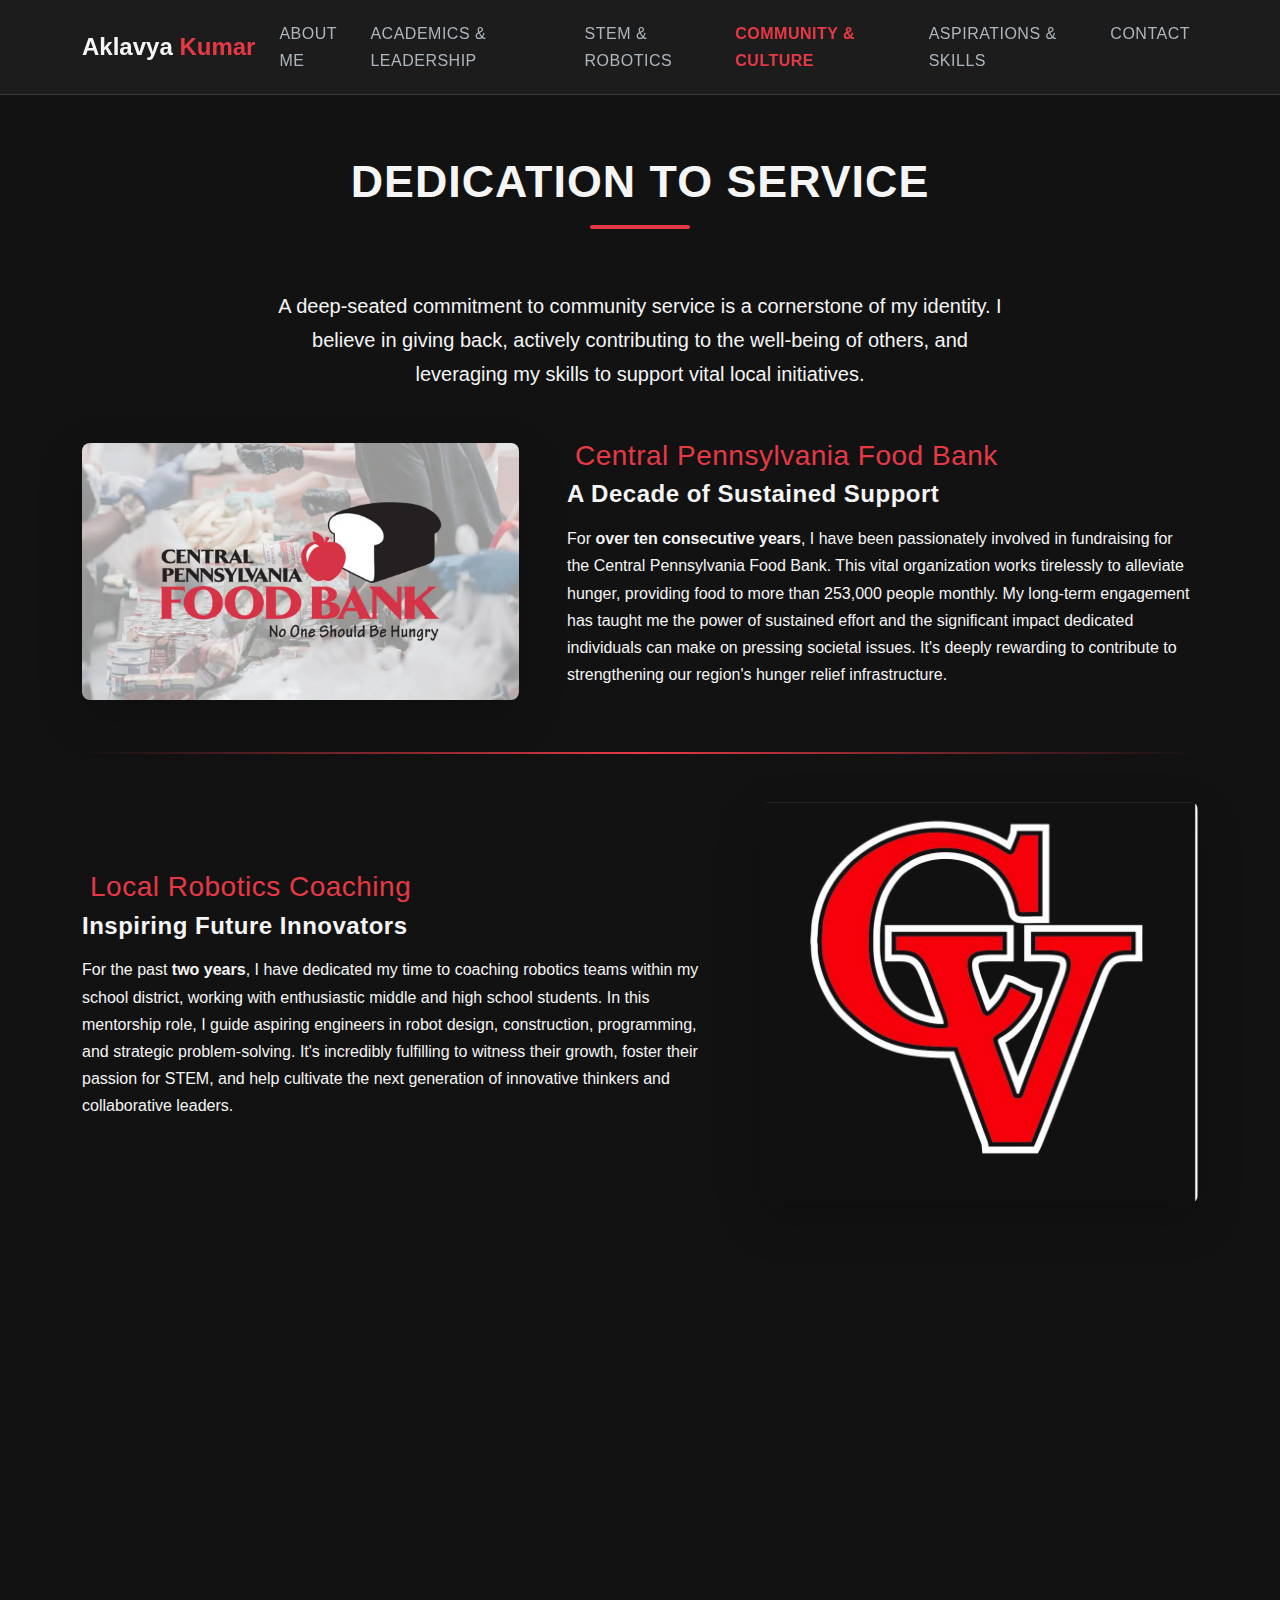
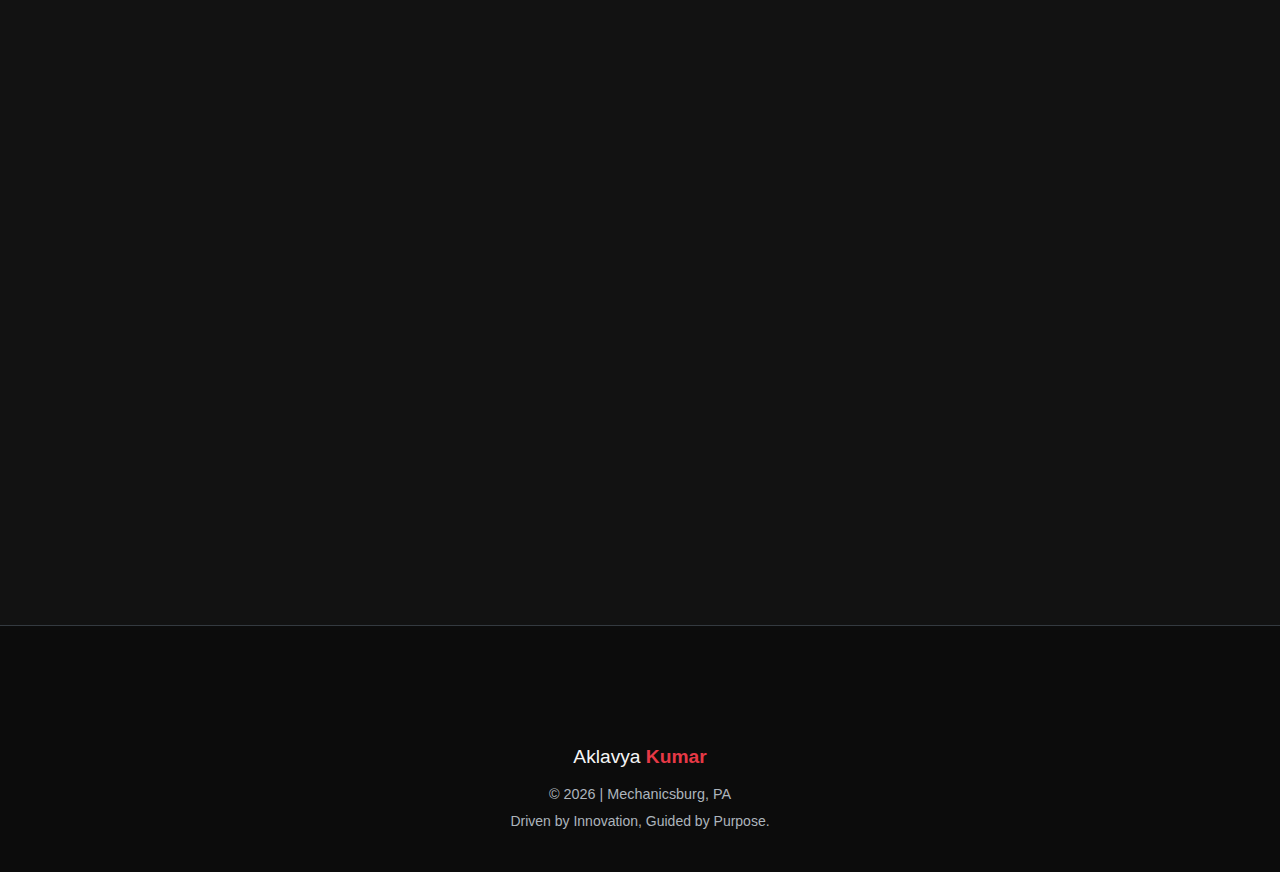
<file: community.html>
<!DOCTYPE html>
<html lang="en">
<head>
    <meta charset="UTF-8">
    <meta name="viewport" content="width=device-width, initial-scale=1.0">
    <meta name="description" content="Aklavya Kumar's impactful community service, including over a decade with the Central Pennsylvania Food Bank, local robotics coaching, and cultural contributions via the Association of Bengalis in Harrisburg Area (ABHA), presented in a bold black and red theme.">
    <title>Aklavya Kumar | Community Service & Cultural Engagement</title>

    <link href="https://cdn.jsdelivr.net/npm/bootstrap@5.3.3/dist/css/bootstrap.min.css" rel="stylesheet" integrity="sha384-QWTKZyjpPEjISv5WaRU9OFeRpok6YctnYmDr5pNlyT2bRjXh0JMhjY6hW+ALEwIH" crossorigin="anonymous">
    <link rel="stylesheet" href="https://cdnjs.cloudflare.com/ajax/libs/font-awesome/6.5.2/css/all.min.css" integrity="sha512-SnH5WK+bZxgPHs44uWIX+LLJAJ9/2PkPKZ5QiAj6Ta86w+fsb2TkcmfRyVX3pBnMFcV7oQPJkl9QevSCWr3W6A==" crossorigin="anonymous" referrerpolicy="no-referrer" />
    <link rel="stylesheet" href="style.css">
    </head>
<body>

    <nav class="navbar navbar-expand-lg fixed-top">
        <div class="container">
            <a class="navbar-brand" href="index.html">
                Aklavya <strong>Kumar</strong>
            </a>
            <button class="navbar-toggler" type="button" data-bs-toggle="collapse" data-bs-target="#navbarNav" aria-controls="navbarNav" aria-expanded="false" aria-label="Toggle navigation">
                <span class="navbar-toggler-icon"></span>
            </button>
            <div class="collapse navbar-collapse" id="navbarNav">
                <ul class="navbar-nav ms-auto">
                    <li class="nav-item">
                        <a class="nav-link" href="about.html">About Me</a>
                    </li>
                    <li class="nav-item">
                        <a class="nav-link" href="academics.html">Academics & Leadership</a>
                    </li>
                    <li class="nav-item">
                        <a class="nav-link" href="stem.html">STEM & Robotics</a>
                    </li>
                    <li class="nav-item">
                        <a class="nav-link active" aria-current="page" href="community.html">Community & Culture</a>
                    </li>
                    <li class="nav-item">
                        <a class="nav-link" href="aspirations.html">Aspirations & Skills</a>
                    </li>
                    <li class="nav-item">
                        <a class="nav-link" href="contact.html">Contact</a>
                    </li>
                </ul>
            </div>
        </div>
    </nav>

    <section class="section-padding">
        <div class="container">
            <div class="text-center animate-on-scroll slide-in-up">
                <h1 class="section-title">Dedication to Service</h1>
                <p class="lead text-light-secondary col-lg-8 mx-auto mb-5">A deep-seated commitment to community service is a cornerstone of my identity. I believe in giving back, actively contributing to the well-being of others, and leveraging my skills to support vital local initiatives.</p>
            </div>

            <div class="row g-5 align-items-center mb-5 animate-on-scroll slide-in-left" style="animation-delay: 0.2s;">
                <div class="col-lg-5">
                    <img src="img/food.webp" alt="Central Pennsylvania Food Bank Support" class="img-fluid rounded-3 shadow-lg" style="border: 2px solid var(--border-dark);">
                </div>
                <div class="col-lg-7">
                    <h2 class="h3 text-accent"><i class="fas fa-hands-helping me-2"></i>Central Pennsylvania Food Bank</h2>
                    <h4 class="text-light-primary mb-3">A Decade of Sustained Support</h4>
                    <p class="text-light-secondary">For <strong>over ten consecutive years</strong>, I have been passionately involved in fundraising for the Central Pennsylvania Food Bank. This vital organization works tirelessly to alleviate hunger, providing food to more than 253,000 people monthly. My long-term engagement has taught me the power of sustained effort and the significant impact dedicated individuals can make on pressing societal issues. It's deeply rewarding to contribute to strengthening our region's hunger relief infrastructure.</p>
                </div>
            </div>

            <hr class="hr-custom my-5 animate-on-scroll zoom-in" style="animation-delay: 0.3s;">

            <div class="row g-5 align-items-center animate-on-scroll slide-in-right" style="animation-delay: 0.4s;">
                <div class="col-lg-7 order-lg-1">
                    <h2 class="h3 text-accent"><i class="fas fa-chalkboard-teacher me-2"></i>Local Robotics Coaching</h2>
                    <h4 class="text-light-primary mb-3">Inspiring Future Innovators</h4>
                    <p class="text-light-secondary">For the past <strong>two years</strong>, I have dedicated my time to coaching robotics teams within my school district, working with enthusiastic middle and high school students. In this mentorship role, I guide aspiring engineers in robot design, construction, programming, and strategic problem-solving. It's incredibly fulfilling to witness their growth, foster their passion for STEM, and help cultivate the next generation of innovative thinkers and collaborative leaders.</p>
                </div>
                <div class="col-lg-5 order-lg-2 text-lg-end">
                     <img src="img/cv.jpeg" alt="Robotics Coaching" class="img-fluid rounded-3 shadow-lg" style="border: 2px solid var(--border-dark);">
                </div>
            </div>
        </div>
    </section>

    <section class="section-padding bg-dark-secondary">
        <div class="container">
            <div class="text-center animate-on-scroll slide-in-up">
                <h2 class="section-title">Cultural Engagement</h2>
                <p class="lead text-light-secondary col-lg-8 mx-auto mb-5">My cultural background is an integral part of who I am. I actively participate in sharing and celebrating my heritage, promoting diversity, and building strong community bonds through shared experiences.</p>
            </div>

            <div class="row justify-content-center">
                <div class="col-lg-10 animate-on-scroll zoom-in" style="animation-delay: 0.2s;">
                    <div class="custom-card p-lg-4"> <div class="row g-0 align-items-center"> <div class="col-md-5">
                                <div class="card-img-top-wrapper" style="height: 100%; min-height: 250px;"> <img src="img/abha.jpg" class="card-img-top img-fluid" alt="Association of Bengalis in Harrisburg Area (ABHA)" style="object-fit: cover; height: 100%;">
                                </div>
                            </div>
                            <div class="col-md-7">
                                <div class="card-body">
                                    <h3 class="card-title"><i class="fas fa-landmark me-2"></i>Association of Bengalis in Harrisburg Area (ABHA)</h3>
                                    <h5 class="text-light-primary mb-3">Junior Patron & Cultural Ambassador</h5>
                                    <p class="card-text">As a Junior Patron of ABHA, I play an active role in supporting vibrant annual cultural events that celebrate Bengali traditions, music, dance, and cuisine. These events also serve as important platforms for community outreach and fundraising, successfully raising <strong>over $300 each year</strong> for cultural programs and charitable initiatives. My involvement, including co-hosting, has been deeply enriching, allowing me to contribute to preserving our heritage while fostering a spirit of community and generosity.</p>
                                    <p class="card-text mt-3"><small class="text-light-secondary">Promoting diversity and fostering cross-cultural understanding through shared celebration.</small></p>
                                </div>
                            </div>
                        </div>
                    </div>
                </div>
            </div>
        </div>
    </section>


    <footer class="text-center">
        <div class="container">
            <div class="social-icons mb-3">
                <a href="https://www.instagram.com/aklavyakumr/" target="_blank" rel="noopener noreferrer" aria-label="Aklavya Kumar's Instagram Profile"><i class="fab fa-instagram"></i></a>
                <a href="https://www.linkedin.com/in/aklavya-kumar-a2a4a4342/" target="_blank" rel="noopener noreferrer" aria-label="Aklavya Kumar's LinkedIn Profile"><i class="fab fa-linkedin-in"></i></a>
            </div>
            <p class="footer-brand mb-2">Aklavya <strong>Kumar</strong></p>
            <p class="mb-1">&copy; <script>document.write(new Date().getFullYear())</script> | Mechanicsburg, PA</p>
            <p class="text-light-secondary small">Driven by Innovation, Guided by Purpose.</p>
        </div>
    </footer>

    <script src="https://cdn.jsdelivr.net/npm/bootstrap@5.3.3/dist/js/bootstrap.bundle.min.js" integrity="sha384-YvpcrYf0tY3lHB60NNkmXc5s9fDVZLESaAA55NDzOxhy9GkcIdslK1eN7N6jIeHz" crossorigin="anonymous"></script>
    
    <script>
        document.addEventListener("DOMContentLoaded", function() {
            const animatedElements = document.querySelectorAll('.animate-on-scroll');
            if ("IntersectionObserver" in window) {
                const observer = new IntersectionObserver((entries) => {
                    entries.forEach(entry => {
                        if (entry.isIntersecting) {
                            entry.target.classList.add('is-visible');
                            // observer.unobserve(entry.target); // Optional
                        }
                    });
                }, { threshold: 0.1 });

                animatedElements.forEach(el => {
                    observer.observe(el);
                });
            } else {
                animatedElements.forEach(el => {
                    el.classList.add('is-visible');
                });
            }
        });
    </script>
</body>
</html>
</file>
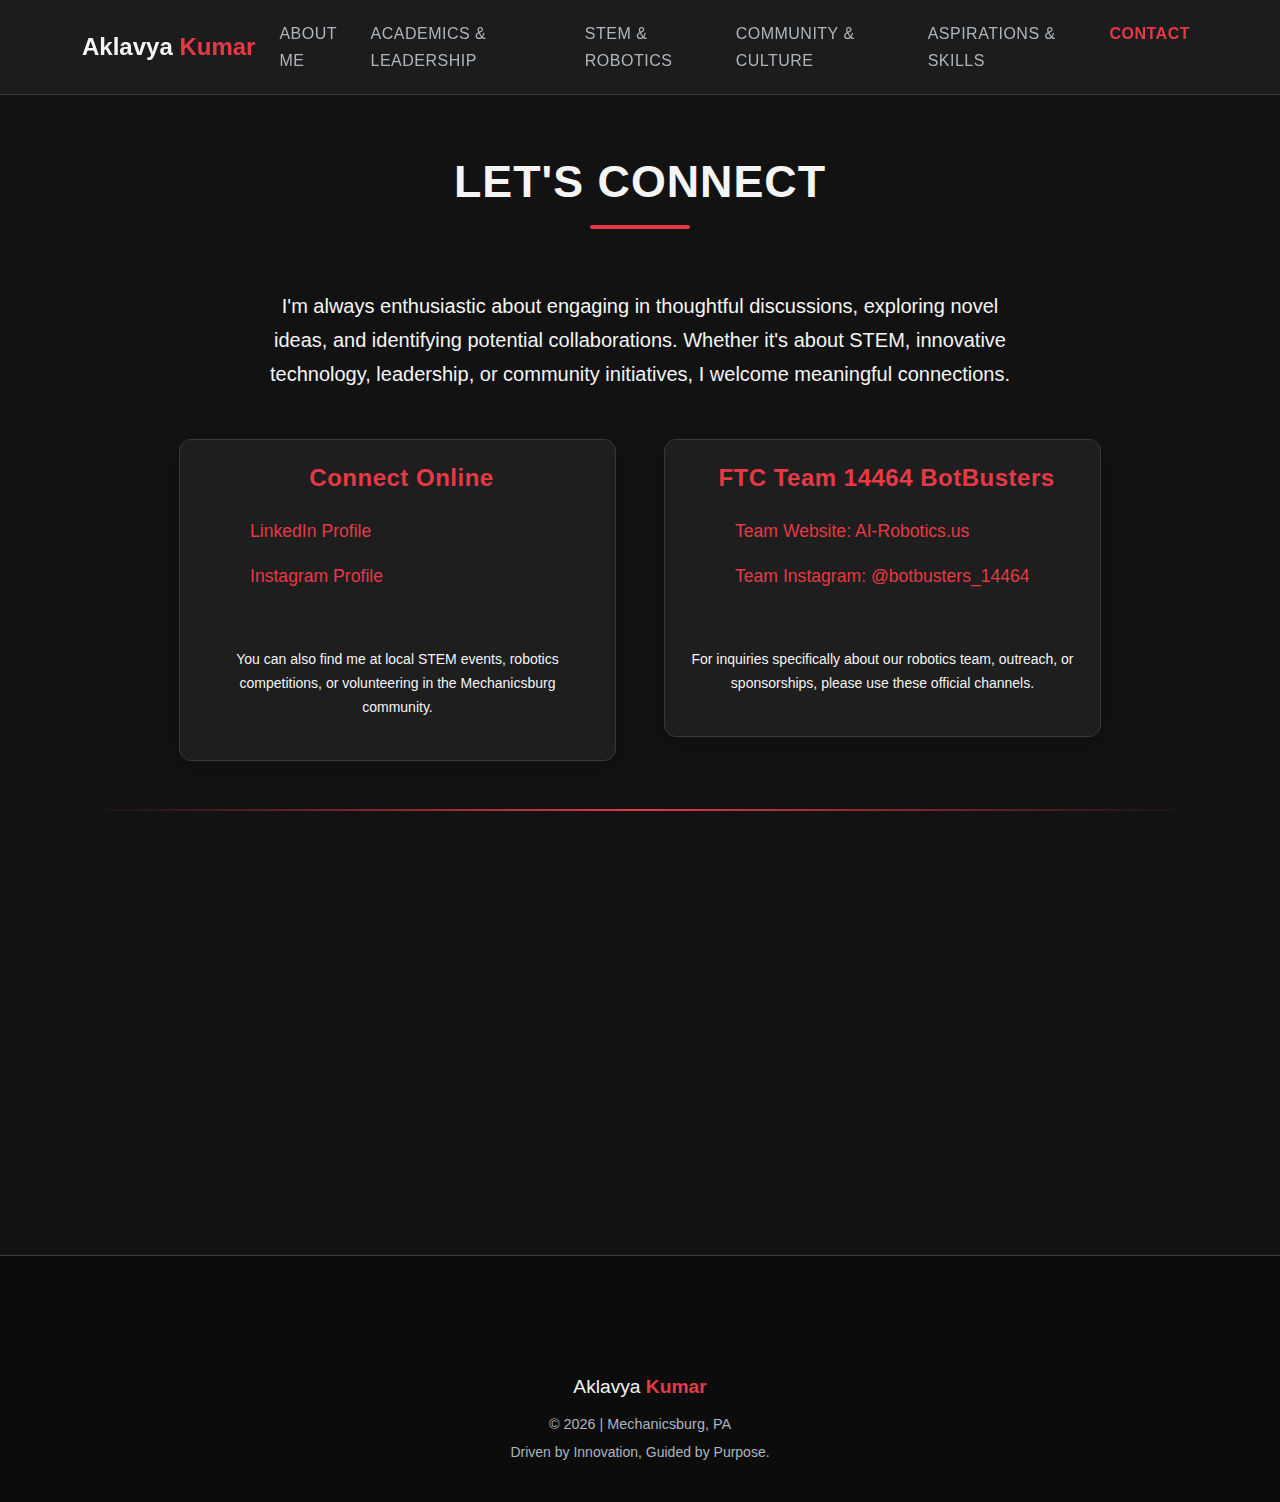
<file: contact.html>
<!DOCTYPE html>
<html lang="en">
<head>
    <meta charset="UTF-8">
    <meta name="viewport" content="width=device-width, initial-scale=1.0">
    <meta name="description" content="Contact Aklavya Kumar to discuss collaborations, innovative ideas in STEM, leadership initiatives, or community service. Find links to his social profiles and FTC Team 14464 BotBusters. Black and red themed portfolio.">
    <title>Aklavya Kumar | Get In Touch & Collaborate</title>

    <link href="https://cdn.jsdelivr.net/npm/bootstrap@5.3.3/dist/css/bootstrap.min.css" rel="stylesheet" integrity="sha384-QWTKZyjpPEjISv5WaRU9OFeRpok6YctnYmDr5pNlyT2bRjXh0JMhjY6hW+ALEwIH" crossorigin="anonymous">
    <link rel="stylesheet" href="https://cdnjs.cloudflare.com/ajax/libs/font-awesome/6.5.2/css/all.min.css" integrity="sha512-SnH5WK+bZxgPHs44uWIX+LLJAJ9/2PkPKZ5QiAj6Ta86w+fsb2TkcmfRyVX3pBnMFcV7oQPJkl9QevSCWr3W6A==" crossorigin="anonymous" referrerpolicy="no-referrer" />
    <link rel="stylesheet" href="style.css">
    </head>
<body>

    <nav class="navbar navbar-expand-lg fixed-top">
        <div class="container">
            <a class="navbar-brand" href="index.html">
                Aklavya <strong>Kumar</strong>
            </a>
            <button class="navbar-toggler" type="button" data-bs-toggle="collapse" data-bs-target="#navbarNav" aria-controls="navbarNav" aria-expanded="false" aria-label="Toggle navigation">
                <span class="navbar-toggler-icon"></span>
            </button>
            <div class="collapse navbar-collapse" id="navbarNav">
                <ul class="navbar-nav ms-auto">
                    <li class="nav-item">
                        <a class="nav-link" href="about.html">About Me</a>
                    </li>
                    <li class="nav-item">
                        <a class="nav-link" href="academics.html">Academics & Leadership</a>
                    </li>
                    <li class="nav-item">
                        <a class="nav-link" href="stem.html">STEM & Robotics</a>
                    </li>
                    <li class="nav-item">
                        <a class="nav-link" href="community.html">Community & Culture</a>
                    </li>
                    <li class="nav-item">
                        <a class="nav-link" href="aspirations.html">Aspirations & Skills</a>
                    </li>
                    <li class="nav-item">
                        <a class="nav-link active" aria-current="page" href="contact.html">Contact</a>
                    </li>
                </ul>
            </div>
        </div>
    </nav>

    <section class="section-padding">
        <div class="container">
            <div class="text-center animate-on-scroll slide-in-up">
                <h1 class="section-title">Let's Connect</h1>
                <p class="lead text-light-secondary col-lg-8 mx-auto mb-5">
                    I'm always enthusiastic about engaging in thoughtful discussions, exploring novel ideas, and identifying potential collaborations. Whether it's about STEM, innovative technology, leadership, or community initiatives, I welcome meaningful connections.
                </p>
            </div>

            <div class="row g-5 justify-content-center">
                <div class="col-lg-5 col-md-6 animate-on-scroll slide-in-left" style="animation-delay: 0.2s;">
                    <div class="custom-card p-4" style="height: auto;"> <h3 class="card-title text-center mb-4"><i class="fas fa-share-alt me-2"></i>Connect Online</h3>
                        <ul class="icon-list">
                            <li>
                                <i class="fab fa-linkedin"></i>
                                <a href="https://www.linkedin.com/in/aklavya-kumar-a2a4a4342/" target="_blank" rel="noopener noreferrer">LinkedIn Profile</a>
                            </li>
                            <li>
                                <i class="fab fa-instagram"></i>
                                <a href="https://www.instagram.com/aklavyakumr/" target="_blank" rel="noopener noreferrer">Instagram Profile</a>
                            </li>
                            </ul>
                        <p class="text-light-secondary mt-4 small text-center">
                            You can also find me at local STEM events, robotics competitions, or volunteering in the Mechanicsburg community.
                        </p>
                    </div>
                </div>

                <div class="col-lg-5 col-md-6 animate-on-scroll slide-in-right" style="animation-delay: 0.4s;">
                    <div class="custom-card p-4" style="height: auto;">
                         <h3 class="card-title text-center mb-4"><i class="fas fa-robot me-2"></i>FTC Team 14464 BotBusters</h3>
                        <ul class="icon-list">
                            <li>
                                <i class="fas fa-globe"></i>
                                <a href="http://AI-Robotics.us" target="_blank" rel="noopener noreferrer">Team Website: AI-Robotics.us</a>
                            </li>
                            <li>
                                <i class="fab fa-instagram"></i>
                                <a href="https://www.instagram.com/botbusters_14464/" target="_blank" rel="noopener noreferrer">Team Instagram: @botbusters_14464</a>
                            </li>
                        </ul>
                        <p class="text-light-secondary mt-4 small text-center">
                           For inquiries specifically about our robotics team, outreach, or sponsorships, please use these official channels.
                        </p>
                    </div>
                </div>
            </div>

            <hr class="hr-custom my-5 animate-on-scroll zoom-in" style="animation-delay: 0.5s;">

            <div class="row justify-content-center animate-on-scroll slide-in-up" style="animation-delay: 0.6s;">
                <div class="col-lg-8 text-center">
                    <h3 class="h4 text-accent mb-3"><i class="fas fa-envelope me-2"></i>A Note on Direct Contact</h3>
                    <p class="text-light-secondary">
                        For privacy and security, direct personal contact information such as a personal email or phone number is not listed publicly on this website. For formal opportunities, professional inquiries, or educational collaborations, communication can typically be facilitated through my school advisors at Cumberland Valley High School or official channels associated with my extracurricular programs.
                    </p>
                    <div class="mt-4 p-4 rounded-3" style="background-color: var(--bg-dark-secondary); border: 1px solid var(--border-dark);">
                        <h4 class="text-light-primary mb-2"><i class="fas fa-paper-plane me-2"></i>Future Contact Form</h4>
                        <p class="text-light-secondary mb-0">A direct contact form may be implemented here in the future for streamlined communication. Thank you for your understanding!</p>
                    </div>
                </div>
            </div>

        </div>
    </section>


    <footer class="text-center">
        <div class="container">
            <div class="social-icons mb-3">
                <a href="https://www.instagram.com/aklavyakumr/" target="_blank" rel="noopener noreferrer" aria-label="Aklavya Kumar's Instagram Profile"><i class="fab fa-instagram"></i></a>
                <a href="https://www.linkedin.com/in/aklavya-kumar-a2a4a4342/" target="_blank" rel="noopener noreferrer" aria-label="Aklavya Kumar's LinkedIn Profile"><i class="fab fa-linkedin-in"></i></a>
            </div>
            <p class="footer-brand mb-2">Aklavya <strong>Kumar</strong></p>
            <p class="mb-1">&copy; <script>document.write(new Date().getFullYear())</script> | Mechanicsburg, PA</p>
            <p class="text-light-secondary small">Driven by Innovation, Guided by Purpose.</p>
        </div>
    </footer>

    <script src="https://cdn.jsdelivr.net/npm/bootstrap@5.3.3/dist/js/bootstrap.bundle.min.js" integrity="sha384-YvpcrYf0tY3lHB60NNkmXc5s9fDVZLESaAA55NDzOxhy9GkcIdslK1eN7N6jIeHz" crossorigin="anonymous"></script>
    
    <script>
        document.addEventListener("DOMContentLoaded", function() {
            const animatedElements = document.querySelectorAll('.animate-on-scroll');
            if ("IntersectionObserver" in window) {
                const observer = new IntersectionObserver((entries) => {
                    entries.forEach(entry => {
                        if (entry.isIntersecting) {
                            entry.target.classList.add('is-visible');
                            // observer.unobserve(entry.target); // Optional
                        }
                    });
                }, { threshold: 0.1 });

                animatedElements.forEach(el => {
                    observer.observe(el);
                });
            } else {
                animatedElements.forEach(el => {
                    el.classList.add('is-visible');
                });
            }
        });
    </script>
</body>
</html>
</file>
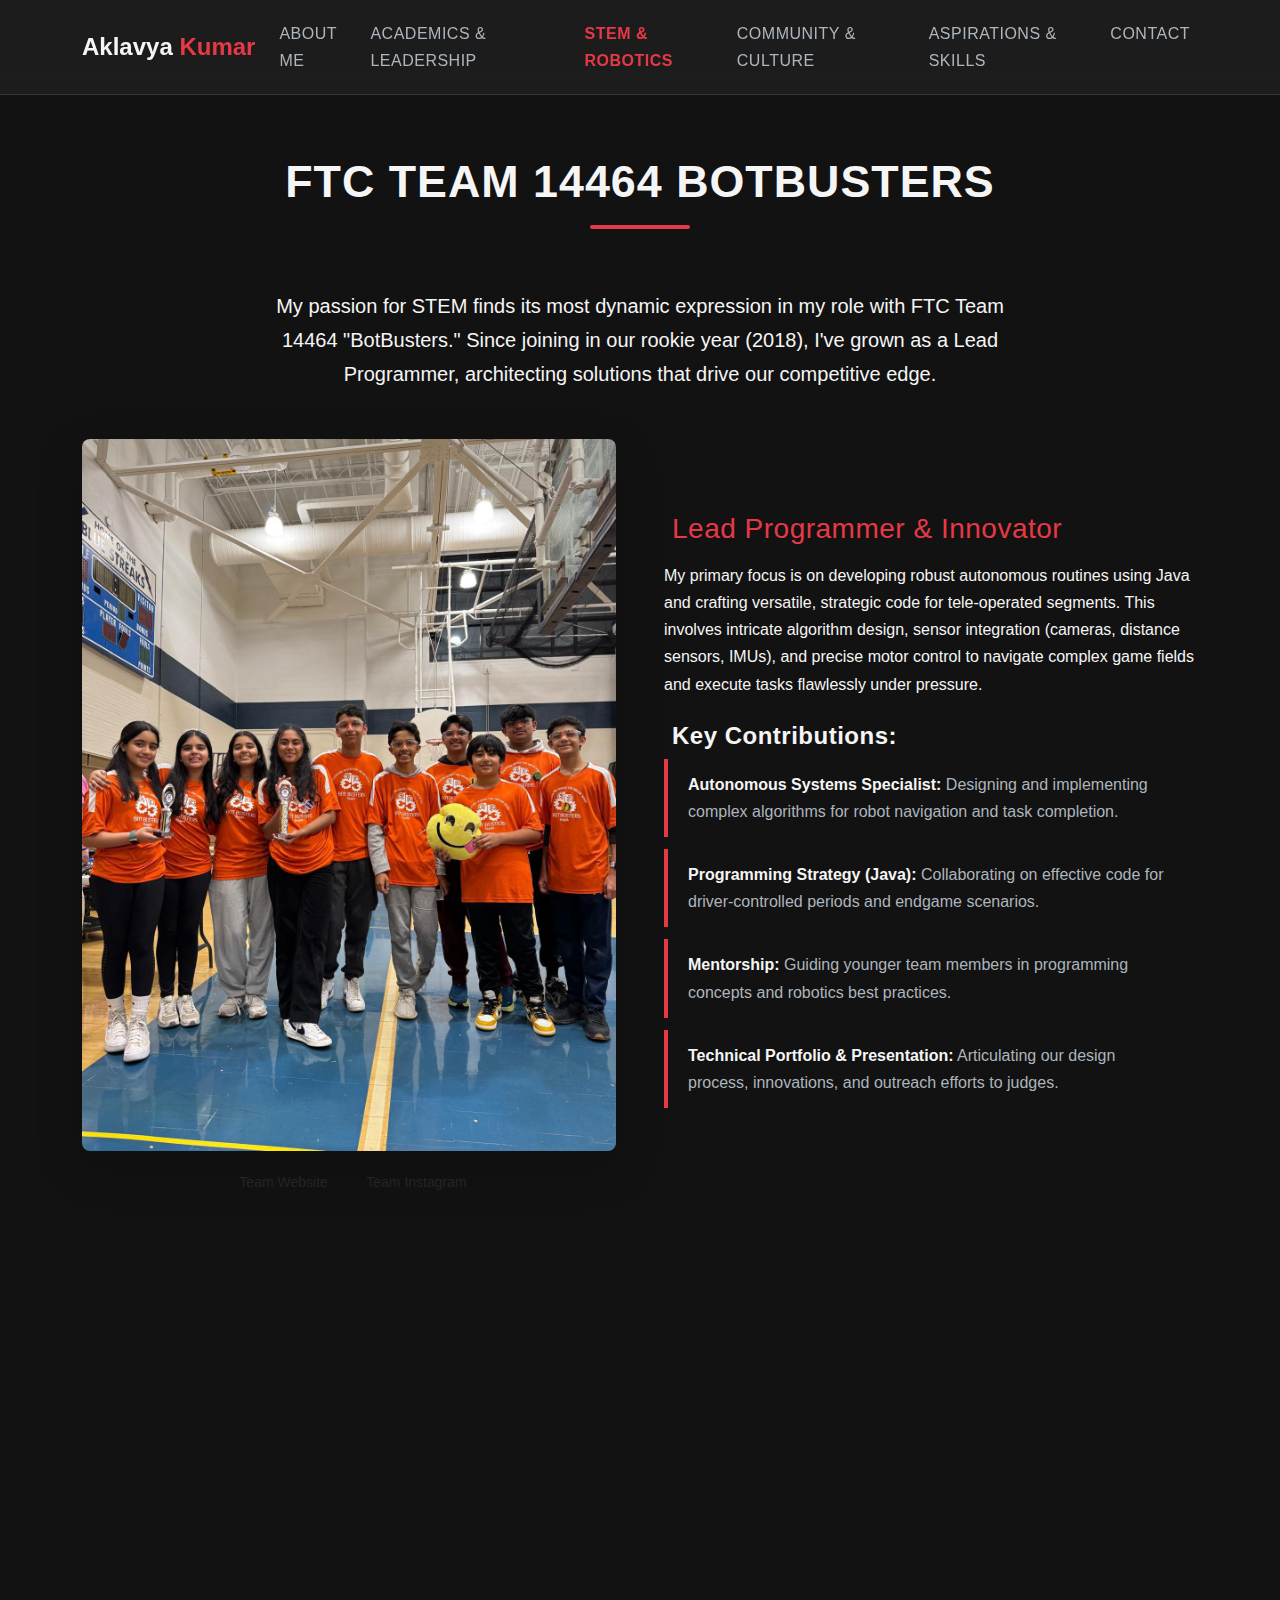
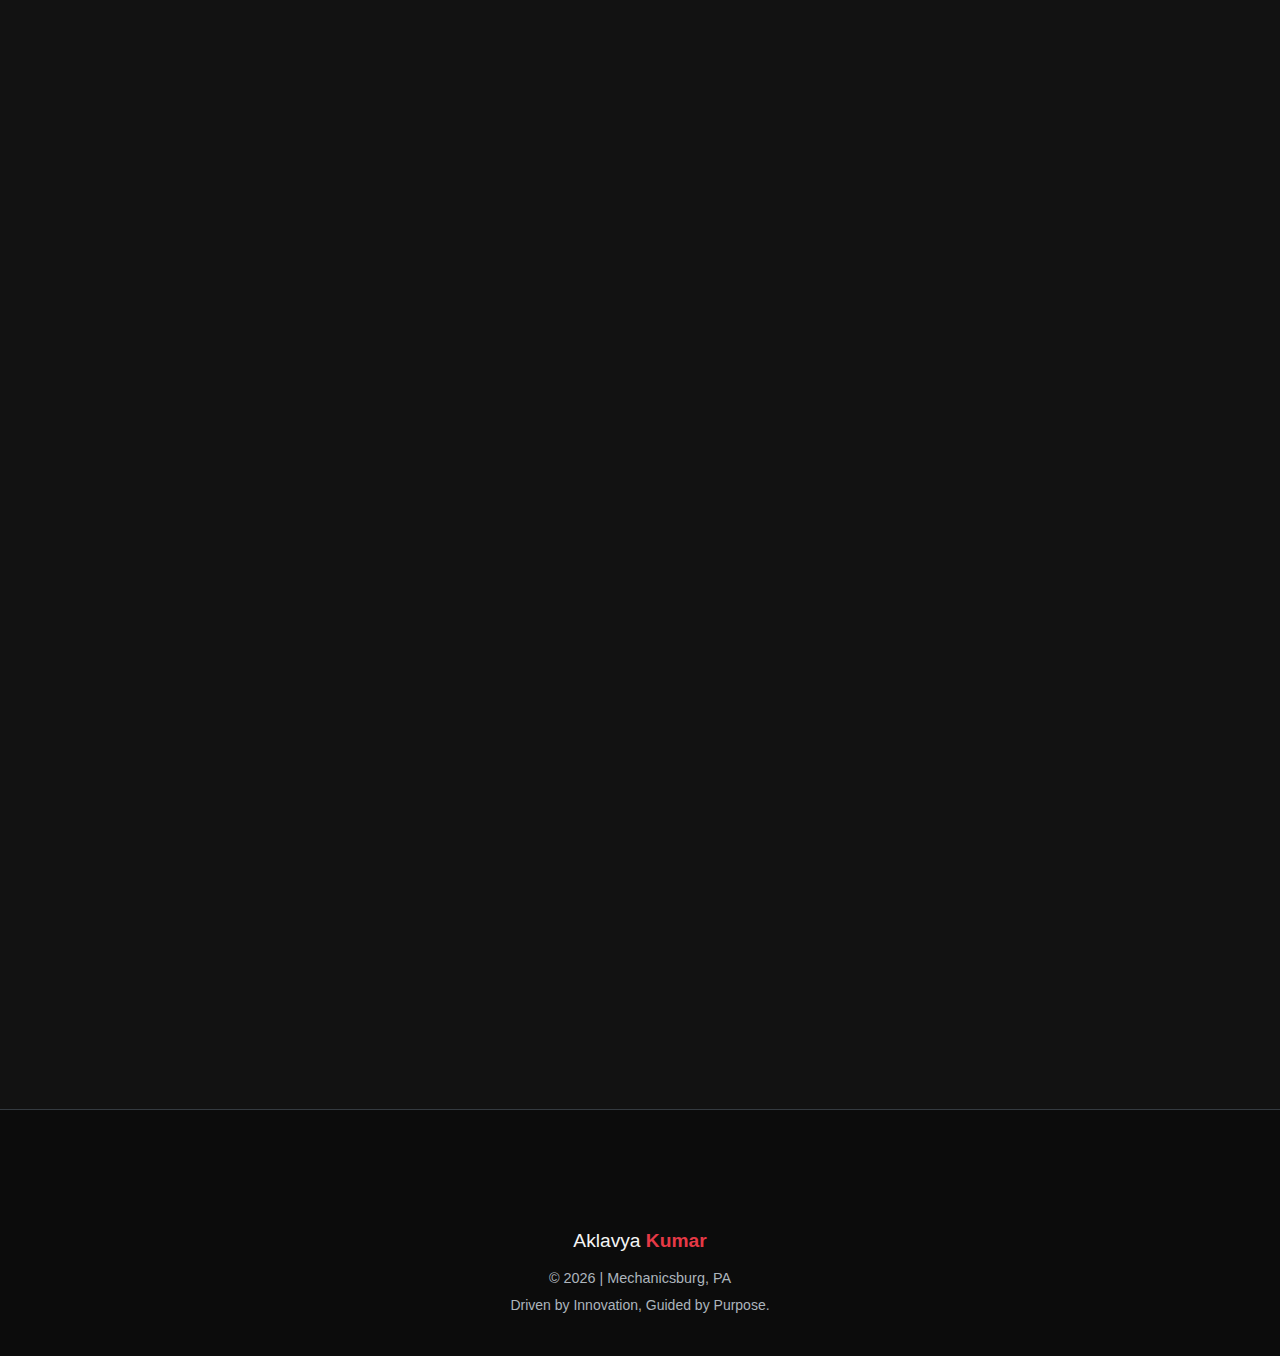
<file: stem.html>
<!DOCTYPE html>
<html lang="en">
<head>
    <meta charset="UTF-8">
    <meta name="viewport" content="width=device-width, initial-scale=1.0">
    <meta name="description" content="Aklavya Kumar's extensive STEM and Robotics involvement, featuring his role as Lead Programmer for FTC Team 14464 BotBusters, achievements, and global STEM outreach with FIRST Global and NSHSS. Black and red themed portfolio.">
    <title>Aklavya Kumar | STEM & Robotics Achievements</title>

    <link href="https://cdn.jsdelivr.net/npm/bootstrap@5.3.3/dist/css/bootstrap.min.css" rel="stylesheet" integrity="sha384-QWTKZyjpPEjISv5WaRU9OFeRpok6YctnYmDr5pNlyT2bRjXh0JMhjY6hW+ALEwIH" crossorigin="anonymous">
    <link rel="stylesheet" href="https://cdnjs.cloudflare.com/ajax/libs/font-awesome/6.5.2/css/all.min.css" integrity="sha512-SnH5WK+bZxgPHs44uWIX+LLJAJ9/2PkPKZ5QiAj6Ta86w+fsb2TkcmfRyVX3pBnMFcV7oQPJkl9QevSCWr3W6A==" crossorigin="anonymous" referrerpolicy="no-referrer" />
    <link rel="stylesheet" href="style.css">
    </head>
<body>

    <nav class="navbar navbar-expand-lg fixed-top">
        <div class="container">
            <a class="navbar-brand" href="index.html">
                Aklavya <strong>Kumar</strong>
            </a>
            <button class="navbar-toggler" type="button" data-bs-toggle="collapse" data-bs-target="#navbarNav" aria-controls="navbarNav" aria-expanded="false" aria-label="Toggle navigation">
                <span class="navbar-toggler-icon"></span>
            </button>
            <div class="collapse navbar-collapse" id="navbarNav">
                <ul class="navbar-nav ms-auto">
                    <li class="nav-item">
                        <a class="nav-link" href="about.html">About Me</a>
                    </li>
                    <li class="nav-item">
                        <a class="nav-link" href="academics.html">Academics & Leadership</a>
                    </li>
                    <li class="nav-item">
                        <a class="nav-link active" aria-current="page" href="stem.html">STEM & Robotics</a>
                    </li>
                    <li class="nav-item">
                        <a class="nav-link" href="community.html">Community & Culture</a>
                    </li>
                    <li class="nav-item">
                        <a class="nav-link" href="aspirations.html">Aspirations & Skills</a>
                    </li>
                    <li class="nav-item">
                        <a class="nav-link" href="contact.html">Contact</a>
                    </li>
                </ul>
            </div>
        </div>
    </nav>

    <section class="section-padding">
        <div class="container">
            <div class="text-center animate-on-scroll slide-in-up">
                <h1 class="section-title">FTC Team 14464 BotBusters</h1>
                <p class="lead text-light-secondary col-lg-8 mx-auto mb-5">
                    My passion for STEM finds its most dynamic expression in my role with FTC Team 14464 "BotBusters." Since joining in our rookie year (2018), I've grown as a Lead Programmer, architecting solutions that drive our competitive edge.
                </p>
            </div>

            <div class="row g-5 align-items-center">
                <div class="col-lg-6 animate-on-scroll slide-in-left" style="animation-delay: 0.2s;">
                    <img src="img/ftc-team.jpg" alt="FTC Team 14464 BotBusters" class="img-fluid rounded-3 shadow-lg mb-4 mb-lg-0" style="border: 2px solid var(--border-dark);">
                     <div class="text-center mt-3">
                        <a href="http://AI-Robotics.us" target="_blank" rel="noopener noreferrer" class="btn btn-hero-secondary btn-sm me-2"><i class="fas fa-globe me-2"></i>Team Website</a>
                        <a href="https://www.instagram.com/botbusters_14464/" target="_blank" rel="noopener noreferrer" class="btn btn-hero-secondary btn-sm"><i class="fab fa-instagram me-2"></i>Team Instagram</a>
                    </div>
                </div>
                <div class="col-lg-6 animate-on-scroll slide-in-right" style="animation-delay: 0.4s;">
                    <h2 class="h3 text-accent mb-3"><i class="fas fa-cogs me-2"></i>Lead Programmer & Innovator</h2>
                    <p class="text-light-secondary">My primary focus is on developing robust autonomous routines using Java and crafting versatile, strategic code for tele-operated segments. This involves intricate algorithm design, sensor integration (cameras, distance sensors, IMUs), and precise motor control to navigate complex game fields and execute tasks flawlessly under pressure.</p>
                    <h4 class="mt-4 mb-2 text-light-primary"><i class="fas fa-code-branch me-2"></i>Key Contributions:</h4>
                    <ul class="list-unstyled details-list">
                        <li class="list-group-item"><strong>Autonomous Systems Specialist:</strong> Designing and implementing complex algorithms for robot navigation and task completion.</li>
                        <li class="list-group-item"><strong>Programming Strategy (Java):</strong> Collaborating on effective code for driver-controlled periods and endgame scenarios.</li>
                        <li class="list-group-item"><strong>Mentorship:</strong> Guiding younger team members in programming concepts and robotics best practices.</li>
                        <li class="list-group-item"><strong>Technical Portfolio & Presentation:</strong> Articulating our design process, innovations, and outreach efforts to judges.</li>
                    </ul>
                </div>
            </div>

            <hr class="hr-custom my-5 animate-on-scroll zoom-in">

            <div class="animate-on-scroll slide-in-up">
                <h3 class="text-center text-light-primary mb-4"><i class="fas fa-calendar-alt me-2 text-accent"></i>Competitive Seasons & Achievements</h3>
                <p class="text-center text-light-secondary mb-4">We've embraced the unique challenges of each FTC season, consistently growing and evolving:</p>
                <div class="row g-3 justify-content-center text-center">
                    <div class="col-6 col-md-4 col-lg-2"><span class="badge bg-dark-secondary text-light-primary p-2 w-100 shadow-sm border border-secondary">2019: SKYSTONE</span></div>
                    <div class="col-6 col-md-4 col-lg-2"><span class="badge bg-dark-secondary text-light-primary p-2 w-100 shadow-sm border border-secondary">2020: ULTIMATE GOAL</span></div>
                    <div class="col-6 col-md-4 col-lg-2"><span class="badge bg-dark-secondary text-light-primary p-2 w-100 shadow-sm border border-secondary">2021: FREIGHT FRENZY</span></div>
                    <div class="col-6 col-md-4 col-lg-2"><span class="badge bg-dark-secondary text-light-primary p-2 w-100 shadow-sm border border-secondary">2022: POWERPLAY</span></div>
                    <div class="col-6 col-md-4 col-lg-2"><span class="badge bg-dark-secondary text-light-primary p-2 w-100 shadow-sm border border-secondary">2023: CENTERSTAGE</span></div>
                    <div class="col-6 col-md-4 col-lg-2"><span class="badge bg-dark-secondary text-light-primary p-2 w-100 shadow-sm border border-secondary">2024: INTO THE DEEP</span></div>
                </div>
            </div>

            <div class="row g-4 mt-4 justify-content-center animate-on-scroll slide-in-up" style="animation-delay: 0.2s;">
                <div class="col-md-6 col-lg-5 d-flex align-items-stretch">
                    <div class="custom-card p-3">
                        <div class="card-body text-center">
                             <i class="fas fa-award fa-3x mb-3 text-accent"></i>
                            <h4 class="card-title">Motivate Award (2024)</h4>
                            <p class="card-text">Recognized at the Greyhound Sprint Qualifier for our team's outstanding outreach efforts, embodiment of FIRST core values, and ability to inspire others within the STEM community.</p>
                        </div>
                    </div>
                </div>
                <div class="col-md-6 col-lg-5 d-flex align-items-stretch">
                    <div class="custom-card p-3">
                        <div class="card-body text-center">
                            <i class="fas fa-link fa-3x mb-3 text-accent"></i>
                            <h4 class="card-title">Connect Award (Feb 2025)</h4>
                            <p class="card-text">Celebrated at the Eastern Pennsylvania Qualifier for successfully engaging with the local and broader STEM community, connecting with engineers and business professionals to share knowledge and foster industry partnerships.</p>
                        </div>
                    </div>
                </div>
            </div>
        </div>
    </section>

    <section class="section-padding bg-dark-secondary">
        <div class="container">
            <h2 class="section-title animate-on-scroll slide-in-up">Global STEM Outreach</h2>
            <p class="text-center lead mb-5 text-light-secondary col-lg-8 mx-auto animate-on-scroll slide-in-up" style="animation-delay: 0.1s;">My commitment to STEM extends beyond local competitions. I believe in its power to bridge divides, create opportunities, and drive positive change on a global scale.</p>

            <div class="row g-4 row-cards">
                <div class="col-md-6 d-flex align-items-stretch animate-on-scroll zoom-in" style="animation-delay: 0.2s;">
                    <div class="custom-card">
                        <div class="card-img-top-wrapper">
                           <img src="img/firstglobal.jpg" class="card-img-top" alt="FIRST Global Mentorship">
                        </div>
                        <div class="card-body">
                            <h3 class="card-title"><i class="fas fa-globe-europe me-2"></i>FIRST Global Mentor</h3>
                            <p class="card-text">As a mentor and outreach volunteer, I've had the privilege of supporting international student teams in an "Olympics-style" robotics challenge. This involves providing virtual technical support, sharing resources, and fostering innovation with teams from diverse regions like <strong>Niger, Canada, and Bolivia</strong>, promoting cross-cultural understanding through a shared passion for STEM.</p>
                        </div>
                    </div>
                </div>
                <div class="col-md-6 d-flex align-items-stretch animate-on-scroll zoom-in" style="animation-delay: 0.3s;">
                    <div class="custom-card">
                         <div class="card-img-top-wrapper">
                           <img src="img/nshss.jpg" class="card-img-top" alt="NSHSS Membership">
                        </div>
                        <div class="card-body">
                            <h3 class="card-title"><i class="fas fa-user-graduate me-2"></i>National Society of High School Scholars (NSHSS)</h3>
                            <p class="card-text">My NSHSS membership connects me with a distinguished global network of high-achieving peers and educators. It provides access to valuable resources, scholarship opportunities, and a platform for engagement with future leaders dedicated to academic excellence and social change, further fueling my aspirations.</p>
                        </div>
                    </div>
                </div>
            </div>
        </div>
    </section>


    <footer class="text-center">
        <div class="container">
            <div class="social-icons mb-3">
                <a href="https://www.instagram.com/aklavyakumr/" target="_blank" rel="noopener noreferrer" aria-label="Aklavya Kumar's Instagram Profile"><i class="fab fa-instagram"></i></a>
                <a href="https://www.linkedin.com/in/aklavya-kumar-a2a4a4342/" target="_blank" rel="noopener noreferrer" aria-label="Aklavya Kumar's LinkedIn Profile"><i class="fab fa-linkedin-in"></i></a>
            </div>
            <p class="footer-brand mb-2">Aklavya <strong>Kumar</strong></p>
            <p class="mb-1">&copy; <script>document.write(new Date().getFullYear())</script> | Mechanicsburg, PA</p>
            <p class="text-light-secondary small">Driven by Innovation, Guided by Purpose.</p>
        </div>
    </footer>

    <script src="https://cdn.jsdelivr.net/npm/bootstrap@5.3.3/dist/js/bootstrap.bundle.min.js" integrity="sha384-YvpcrYf0tY3lHB60NNkmXc5s9fDVZLESaAA55NDzOxhy9GkcIdslK1eN7N6jIeHz" crossorigin="anonymous"></script>
    
    <script>
        document.addEventListener("DOMContentLoaded", function() {
            const animatedElements = document.querySelectorAll('.animate-on-scroll');
            if ("IntersectionObserver" in window) {
                const observer = new IntersectionObserver((entries) => {
                    entries.forEach(entry => {
                        if (entry.isIntersecting) {
                            entry.target.classList.add('is-visible');
                            // observer.unobserve(entry.target); // Optional
                        }
                    });
                }, { threshold: 0.1 });

                animatedElements.forEach(el => {
                    observer.observe(el);
                });
            } else {
                animatedElements.forEach(el => {
                    el.classList.add('is-visible');
                });
            }
        });
    </script>
</body>
</html>
</file>
<file: style.css>
:root {
    --primary-dark: #121212; /* Very dark background */
    --secondary-dark: #1e1e1e; /* Slightly lighter for cards/elements */
    --text-light: #f5f5f5;    /* Primary light text for readability */
    --text-muted-light: #adb5bd; /* Muted light text */
    --accent-red: #e63946;     /* A strong, vibrant red */
    --accent-red-hover: #c32f3b; /* Darker red for hover states */
    --border-color-dark: #343a40; /* Subtle border color on dark backgrounds */

    --font-primary: 'Poppins', sans-serif; /* Example if using Google Fonts */
    --font-headings: 'Oswald', sans-serif; /* Example if using Google Fonts */
    /* If not using Google Fonts, Bootstrap's sans-serif stack will be used by default */
}

body {
    background-color: var(--primary-dark);
    color: var(--text-light);
    font-family: var(--font-primary, sans-serif); /* Use specified font or fallback */
    padding-top: 75px; /* Adjust based on navbar height */
    line-height: 1.7;
}

h1, h2, h3, h4, h5, h6 {
    font-family: var(--font-headings, sans-serif); /* Use specified font or fallback */
    color: var(--text-light);
    font-weight: 700;
    letter-spacing: 0.5px;
}

a {
    color: var(--accent-red);
    text-decoration: none;
    transition: color 0.3s ease;
}

a:hover {
    color: var(--accent-red-hover);
    text-decoration: none;
}

/* --- Navbar --- */
.navbar {
    background-color: rgba(30, 30, 30, 0.95) !important; /* Semi-transparent dark */
    backdrop-filter: blur(10px);
    border-bottom: 1px solid var(--border-color-dark);
    padding-top: 0.75rem;
    padding-bottom: 0.75rem;
}

.navbar-brand {
    font-family: var(--font-headings, sans-serif);
    font-weight: 700;
    color: var(--text-light) !important;
    font-size: 1.5rem;
}
.navbar-brand strong {
    color: var(--accent-red);
}

.navbar .nav-link {
    color: var(--text-muted-light) !important;
    font-weight: 500;
    text-transform: uppercase;
    letter-spacing: 0.5px;
    padding: 0.5rem 1rem;
    transition: color 0.3s ease, background-color 0.3s ease;
}

.navbar .nav-link:hover,
.navbar .nav-link.active {
    color: var(--accent-red) !important;
}
.navbar .nav-link.active {
    font-weight: 700;
}

.navbar-toggler {
    border-color: rgba(255, 255, 255, 0.1);
}
.navbar-toggler-icon {
    background-image: url("data:image/svg+xml,%3csvg xmlns='http://www.w3.org/2000/svg' viewBox='0 0 30 30'%3e%3cpath stroke='rgba(220, 53, 69, 0.9)' stroke-linecap='round' stroke-miterlimit='10' stroke-width='2' d='M4 7h22M4 15h22M4 23h22'/%3e%3c/svg%3e");
}


/* --- Hero Section --- */
.hero-section {
    background: linear-gradient(rgba(18, 18, 18, 0.85), rgba(18, 18, 18, 0.95)), url('img/placeholder-hero-dark.jpg'); /* Add a dark, cool hero image */
    background-size: cover;
    background-position: center center;
    background-attachment: fixed; /* Parallax like effect */
    color: var(--text-light);
    padding: 120px 0;
    text-align: center;
    min-height: 90vh;
    display: flex;
    align-items: center;
    justify-content: center;
}

.hero-section h1 {
    font-family: var(--font-headings, sans-serif);
    font-size: 4rem; /* Larger for impact */
    font-weight: 700;
    margin-bottom: 1.5rem;
    color: var(--text-light);
    text-shadow: 2px 2px 8px rgba(0,0,0,0.5);
    animation: slideInDown 1s ease-out;
}
.hero-section .lead {
    font-size: 1.5rem;
    margin-bottom: 2rem;
    color: var(--text-muted-light);
    animation: slideInUp 1s ease-out 0.3s backwards; /* Backwards fills animation before it starts */
}
.hero-section .btn-custom-red {
    background-color: var(--accent-red);
    border-color: var(--accent-red);
    color: var(--text-light);
    font-family: var(--font-headings, sans-serif);
    font-weight: 500;
    padding: 0.75rem 2rem;
    font-size: 1.1rem;
    text-transform: uppercase;
    letter-spacing: 1px;
    border-radius: 50px; /* Pill shape */
    transition: all 0.3s ease;
    box-shadow: 0 4px 15px rgba(220, 53, 69, 0.3);
    animation: pulse 2s infinite 1s; /* Pulse animation after delay */
}
.hero-section .btn-custom-red:hover {
    background-color: var(--accent-red-hover);
    border-color: var(--accent-red-hover);
    transform: translateY(-3px) scale(1.05);
    box-shadow: 0 6px 20px rgba(220, 53, 69, 0.5);
}
.hero-section .btn-outline-light-custom {
    border-color: var(--text-muted-light);
    color: var(--text-muted-light);
    font-family: var(--font-headings, sans-serif);
    font-weight: 500;
    padding: 0.75rem 2rem;
    font-size: 1.1rem;
    text-transform: uppercase;
    letter-spacing: 1px;
    border-radius: 50px;
    transition: all 0.3s ease;
}
.hero-section .btn-outline-light-custom:hover {
    background-color: var(--accent-red);
    border-color: var(--accent-red);
    color: var(--text-light);
    transform: translateY(-3px) scale(1.05);
}

/* --- General Section Styling --- */
.section-padding {
    padding: 80px 0;
}
.bg-secondary-dark {
    background-color: var(--secondary-dark) !important;
}

.section-title {
    margin-bottom: 60px;
    font-family: var(--font-headings, sans-serif);
    font-size: 2.8rem;
    text-align: center;
    position: relative;
    padding-bottom: 20px;
    color: var(--text-light);
    font-weight: 700;
    text-transform: uppercase;
    letter-spacing: 1px;
}
.section-title::after {
    content: '';
    position: absolute;
    display: block;
    width: 100px;
    height: 4px;
    background: var(--accent-red);
    bottom: 0;
    left: 50%;
    transform: translateX(-50%);
    border-radius: 2px;
}
.section-title.text-start::after { /* For left aligned titles */
    left: 0;
    transform: translateX(0);
}


/* --- Custom Cards (Dark Theme) --- */
.custom-card {
    background-color: var(--secondary-dark);
    border: 1px solid var(--border-color-dark);
    border-radius: 12px; /* More rounded */
    box-shadow: 0 5px 25px rgba(0,0,0,0.2);
    transition: all 0.4s cubic-bezier(0.175, 0.885, 0.32, 1.275); /* Elastic transition */
    height: 100%;
    display: flex;
    flex-direction: column;
    overflow: hidden; /* Important for image zoom effect */
}
.custom-card:hover {
    transform: translateY(-10px) scale(1.02);
    box-shadow: 0 10px 30px rgba(220, 53, 69, 0.2); /* Reddish glow */
}
.card-img-top-wrapper {
    overflow: hidden;
    border-top-left-radius: 12px;
    border-top-right-radius: 12px;
}
.custom-card .card-img-top {
    height: 220px;
    object-fit: cover;
    transition: transform 0.4s ease;
}
.custom-card:hover .card-img-top {
    transform: scale(1.1);
}
.custom-card .card-body {
    padding: 1.5rem;
    display: flex;
    flex-direction: column;
    flex-grow: 1;
}
.custom-card .card-title {
    color: var(--accent-red);
    font-family: var(--font-headings, sans-serif);
    font-size: 1.5rem; /* Larger title */
    margin-bottom: 0.75rem;
}
.custom-card .card-text {
    color: var(--text-muted-light);
    font-size: 0.95rem;
    flex-grow: 1; /* Pushes button to bottom if present */
}
.custom-card .btn-custom-red-sm { /* Smaller red button for cards */
    background-color: var(--accent-red);
    border-color: var(--accent-red);
    color: var(--text-light);
    font-family: var(--font-headings, sans-serif);
    font-weight: 500;
    padding: 0.5rem 1rem;
    font-size: 0.9rem;
    text-transform: uppercase;
    letter-spacing: 0.5px;
    border-radius: 50px;
    transition: all 0.3s ease;
    align-self: flex-start; /* Align button to start of flex container */
    margin-top: auto; /* Pushes button to bottom */
}
.custom-card .btn-custom-red-sm:hover {
    background-color: var(--accent-red-hover);
    border-color: var(--accent-red-hover);
    transform: scale(1.05);
}


/* --- Profile Image Styling --- */
.profile-img-container {
    text-align: center;
    margin-bottom: 30px;
}
.profile-img-container img {
    width: 250px; /* Fixed width */
    height: 250px; /* Fixed height */
    object-fit: cover; /* Ensures image covers the area without distortion */
    border-radius: 50%;
    border: 6px solid var(--accent-red);
    padding: 5px; /* Inner padding to create a double border effect with background */
    background-color: var(--secondary-dark);
    box-shadow: 0 0 25px rgba(220, 53, 69, 0.3);
    transition: transform 0.3s ease, box-shadow 0.3s ease;
}
.profile-img-container img:hover {
    transform: scale(1.05);
    box-shadow: 0 0 35px rgba(220, 53, 69, 0.5);
}


/* --- List Group for Skills/Details (Dark Theme) --- */
.details-list .list-group-item {
    background-color: transparent;
    border: none;
    border-left: 4px solid var(--accent-red);
    padding: 0.75rem 1.25rem;
    margin-bottom: 0.75rem;
    color: var(--text-muted-light);
    transition: background-color 0.3s ease, transform 0.3s ease;
}
.details-list .list-group-item:hover {
    background-color: rgba(220, 53, 69, 0.1); /* Subtle red tint on hover */
    transform: translateX(5px);
}
.details-list .list-group-item strong {
    color: var(--text-light);
    font-weight: 600;
}
.details-list .list-group-item i.fa-li { /* For Font Awesome list icons */
    color: var(--accent-red);
}

/* Icon list for contact page */
.icon-list {
    list-style: none;
    padding-left: 0;
}
.icon-list li {
    display: flex;
    align-items: center;
    margin-bottom: 1rem;
    font-size: 1.1rem;
}
.icon-list li i {
    color: var(--accent-red);
    font-size: 1.5rem; /* Larger icons */
    margin-right: 1rem;
    width: 30px; /* Icon alignment */
    text-align: center;
}


/* --- Footer (Dark Theme) --- */
footer {
    background-color: #0c0c0c; /* Even darker for footer */
    color: var(--text-muted-light);
    padding: 50px 0 30px;
    text-align: center;
    border-top: 1px solid var(--border-color-dark);
}
footer .social-icons a {
    color: var(--text-muted-light);
    font-size: 1.8rem; /* Larger social icons */
    margin: 0 12px;
    transition: color 0.3s ease, transform 0.3s ease;
}
footer .social-icons a:hover {
    color: var(--accent-red);
    transform: scale(1.2);
}
footer p {
    margin-bottom: 0.5rem;
    font-size: 0.9rem;
}
footer .footer-brand { /* Optional: if you want to restate name */
    font-family: var(--font-headings, sans-serif);
    color: var(--text-light);
    font-size: 1.2rem;
    margin-bottom: 1rem;
}
footer .footer-brand strong {
    color: var(--accent-red);
}


/* --- Animations ("Presetene" Interpretation) --- */
/* General fade-in for most elements on load/scroll */
.animate-on-scroll {
    opacity: 0;
    transition: opacity 0.8s ease-out, transform 0.8s ease-out;
}
.animate-on-scroll.is-visible { /* Class to be added by JS when element is in viewport */
    opacity: 1;
    transform: none !important; /* Reset transform if any */
}

/* Specific animation types */
.slide-in-up { transform: translateY(50px); }
.slide-in-left { transform: translateX(-50px); }
.slide-in-right { transform: translateX(50px); }
.zoom-in { transform: scale(0.9); }


/* Keyframe animations for Hero elements */
@keyframes slideInDown {
    from { transform: translateY(-50px); opacity: 0; }
    to { transform: translateY(0); opacity: 1; }
}
@keyframes slideInUp {
    from { transform: translateY(50px); opacity: 0; }
    to { transform: translateY(0); opacity: 1; }
}
@keyframes pulse { /* For hero button */
    0% { box-shadow: 0 0 0 0 rgba(220, 53, 69, 0.5); }
    70% { box-shadow: 0 0 0 15px rgba(220, 53, 69, 0); }
    100% { box-shadow: 0 0 0 0 rgba(220, 53, 69, 0); }
}

/* Staggered animation delays for lists or card groups */
.stagger-animation > * {
    opacity: 0;
    transform: translateY(30px);
    animation: fadeInUpStagger 0.6s ease-out forwards;
}
@keyframes fadeInUpStagger {
    to {
        opacity: 1;
        transform: translateY(0);
    }
}
/* Apply delays directly in HTML or via JS. Example CSS delays: */
.stagger-animation > *:nth-child(1) { animation-delay: 0.1s; }
.stagger-animation > *:nth-child(2) { animation-delay: 0.2s; }
.stagger-animation > *:nth-child(3) { animation-delay: 0.3s; }
.stagger-animation > *:nth-child(4) { animation-delay: 0.4s; }
/* Add more as needed */


/* --- Helper classes --- */
.text-accent {
    color: var(--accent-red) !important;
}
.section-padding-sm {
    padding: 40px 0;
}
.hr-custom {
    border: 0;
    height: 2px;
    background-image: linear-gradient(to right, transparent, var(--accent-red), transparent);
    margin: 3rem 0;
}

/* Ensure Bootstrap's dark theme related attributes are not conflicting if you decide to use them elsewhere */
[data-bs-theme="dark"] {
    /* If you were to use Bootstrap's dark mode toggle, you might need to adjust here,
       but for this fully custom dark theme, it's less relevant. */
}
</file>
